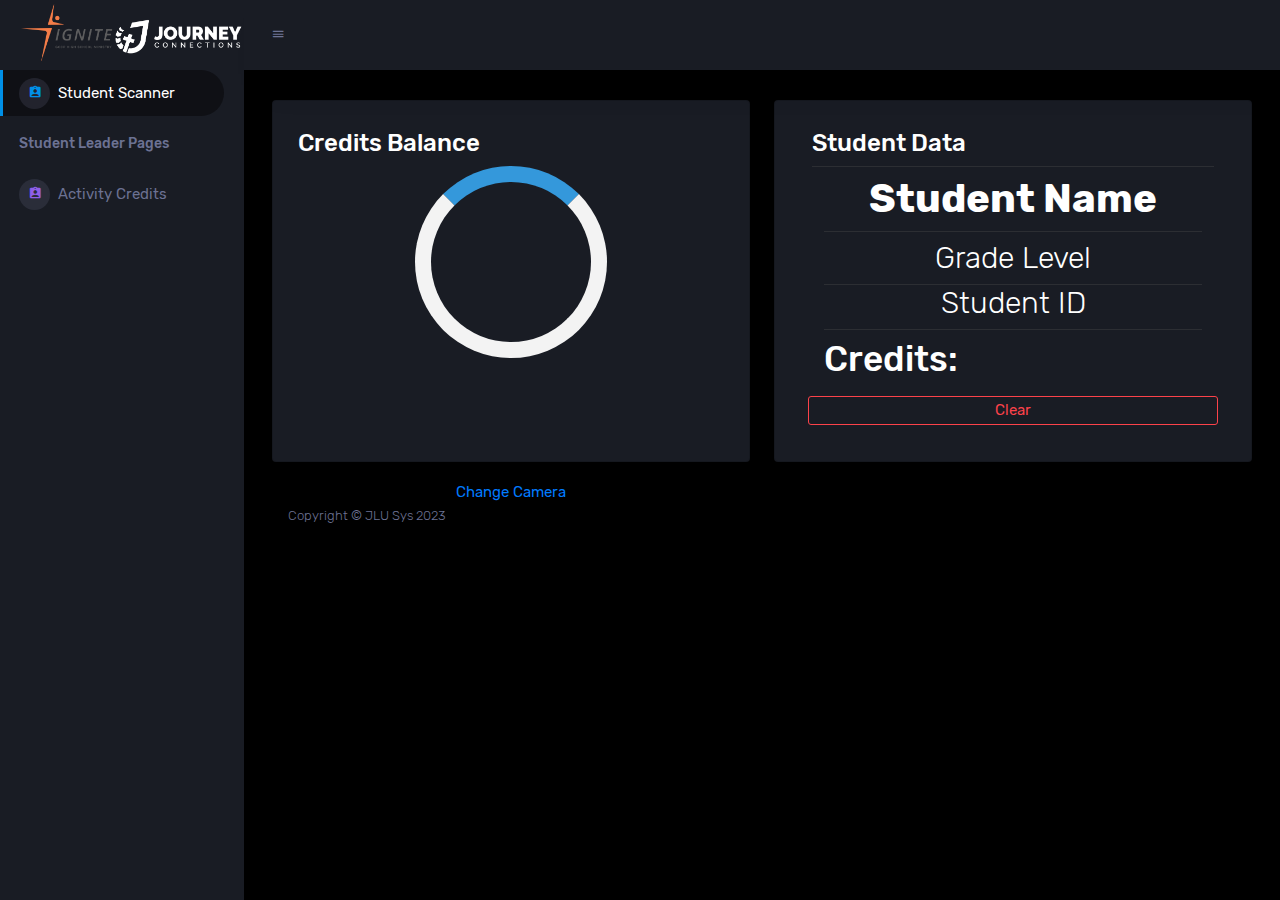
<file: index.html>
<!DOCTYPE html>
<html lang="en">

<head>
    <!-- Required meta tags -->
    <meta charset="utf-8">
    <meta name="viewport" content="width=device-width, initial-scale=1, shrink-to-fit=no">
    <title>GCCP SM Credits</title>
    <!-- plugins:css -->
    <link rel="stylesheet" href="assets/vendors/mdi/css/materialdesignicons.min.css">
    <link rel="stylesheet" href="assets/vendors/css/vendor.bundle.base.css">
    <!-- endinject -->
    <!-- Plugin css for this page -->
    <link rel="stylesheet" href="assets/vendors/jvectormap/jquery-jvectormap.css">
    <link rel="stylesheet" href="assets/vendors/flag-icon-css/css/flag-icon.min.css">
    <link rel="stylesheet" href="assets/vendors/owl-carousel-2/owl.carousel.min.css">
    <link rel="stylesheet" href="assets/vendors/owl-carousel-2/owl.theme.default.min.css">
    <!-- End plugin css for this page -->
    <!-- inject:css -->
    <!-- endinject -->
    <!-- Layout styles -->
    <link rel="stylesheet" href="assets/css/style.css">
    <link rel="stylesheet" href="assets/css/Scanner.css">
    <!-- End layout styles -->
    <link rel="shortcut icon" href="assets/images/favicon.png" />
</head>

<body>
    <div class="container-scroller">
        <!-- partial:partials/_sidebar.html -->
        <nav class="sidebar sidebar-offcanvas" id="sidebar">
            <div class="sidebar-brand-wrapper d-none d-lg-flex align-items-center justify-content-center fixed-top">
                <a class="sidebar-brand brand-logo" href="index.html"><img class='h-100 w-auto' src="assets/images/Logowithtext.png" alt="logo" /></a>
                <a class="sidebar-brand brand-logo-mini" href="index.html"><img src="assets/images/Logo.png" alt="logo" class="w-auto h-100" /></a>
            </div>
            <ul class="nav">
                <li class="nav-item menu-items active">
                    <a class="nav-link" href="/index.html">
                        <span class="menu-icon">
              <i class="mdi mdi-clipboard-account"></i>
            </span>
                        <span class="menu-title">Student Scanner</span>
                    </a>
                </li>
                <li class="nav-item nav-category">
                    <span class="nav-link">Student Leader Pages</span>
                </li>
                <li class="nav-item menu-items">
                    <a class="nav-link" href="Scanner.html">
                        <span class="menu-icon">
              <i class="mdi mdi-clipboard-account"></i>
            </span>
                        <span class="menu-title">Activity Credits</span>
                    </a>
                </li>
            </ul>
        </nav>
        <!-- partial -->
        <div class="container-fluid page-body-wrapper">
            <!-- partial:partials/_navbar.html -->
            <nav class="navbar p-0 fixed-top d-flex flex-row">
                <div class="navbar-brand-wrapper d-flex d-lg-none align-items-center justify-content-center">
                    <a class="navbar-brand brand-logo-mini " href="index.html"><img class='h-100 w-100' src="assets/images/Logo.png" alt="logo" /></a>
                </div>
                <div class="navbar-menu-wrapper flex-grow d-flex align-items-stretch menu-slider">
                    <button class="navbar-toggler navbar-toggler align-self-center" type="button" data-toggle="minimize">
                        <span class="mdi mdi-menu"></span>
                    </button>
                    <button class="navbar-toggler navbar-toggler-right d-lg-none align-self-center" type="button" data-toggle="offcanvas">
                        <span class="mdi mdi-format-line-spacing"></span>
                    </button>
                </div>
            </nav>
            <!-- partial -->
            <div class="main-panel">
                <div class="content-wrapper">
                    <div class="row">
                        <div class="col-md-6 grid-margin stretch-card">
                            <div class="card">
                                <div class="card-body">
                                    <h3>Credits Balance</h3>
                                    <div class="h-100 justify-content-center align-items-center">
                                        <div id="reader" class="w-100 d-flex justify-content-between reader">
                                            <div class="mx-auto my-auto">
                                                <div class="loader"></div>
                                            </div>
                                        </div>
                                    </div>
                                    <div class="w-100 d-flex justify-content-between reader">
                                        <div class="mx-auto my-auto pt-2">
                                            <button type="button" id="ChangeCamera" class="btn btn-link btn-fw">Change Camera</button>
                                        </div>
                                    </div>
                                </div>
                            </div>
                        </div>
                        <div class="col-md-6 grid-margin stretch-card">
                            <div class="card">
                                <div class="card-body">
                                    <div class="container">
                                        <h3>Student Data</h3>
                                        <h1 class="display-3 border-top pt-2 text-center font-weight-bold" id="StudentName">Student Name</h1>
                                        <div class="container position-relative loading-container">
                                            <div class="centered-loader" id="DataLoadingElement">
                                                <div class="w-100 h-100 d-flex justify-content-between grey-background">
                                                    <div class="mx-auto my-auto">
                                                        <div class="loader"></div>
                                                    </div>
                                                </div>
                                            </div>
                                            <h1 class="display-4 border-top pt-2 text-center" id="GradeLevel">Grade Level</h1>
                                            <h1 class="display-4 border-top text-center" id="StudentID">Student ID</h1>
                                            <h1 class="border-top pt-2" id="Points">Credits: </h1>
                                        </div>

                                        <div class="row">
                                            <button type="button" class="btn btn-outline-danger btn-block m-2" id="clear">Clear</button>
                                        </div>
                                    </div>
                                </div>
                            </div>
                        </div>

                    </div>

                    <!-- content-wrapper ends -->
                    <!-- partial:partials/_footer.html -->
                    <footer class="footer">
                        <div class="d-sm-flex justify-content-center justify-content-sm-between">
                            <span class="text-muted d-block text-center text-sm-left d-sm-inline-block">Copyright © JLU Sys
                2023</span>

                        </div>
                    </footer>
                    <!-- partial -->
                </div>
                <!-- main-panel ends -->
            </div>
            <!-- page-body-wrapper ends -->
        </div>
        <!-- container-scroller -->
        <!-- plugins:js -->
        <script src="assets/vendors/js/vendor.bundle.base.js"></script>
        <!-- endinject -->
        <!-- Plugin js for this page -->
        <script src="assets/vendors/chart.js/Chart.min.js"></script>
        <script src="assets/vendors/progressbar.js/progressbar.min.js"></script>
        <script src="assets/vendors/jvectormap/jquery-jvectormap.min.js"></script>
        <script src="assets/vendors/jvectormap/jquery-jvectormap-world-mill-en.js"></script>
        <script src="assets/vendors/owl-carousel-2/owl.carousel.min.js"></script>
        <!-- End plugin js for this page -->
        <!-- inject:js -->
        <script src="assets/js/off-canvas.js"></script>
        <script src="assets/js/hoverable-collapse.js"></script>
        <script src="assets/js/misc.js"></script>
        <script src="assets/js/settings.js"></script>
        <script src="assets/js/todolist.js"></script>
        <!-- endinject -->
        <!-- Custom js for this page -->
        <script src="assets/js/dashboard.js"></script>
        <!-- End custom js for this page -->


    </div>
    <script src="html5-qrcode.min.js" type="text/javascript"></script>
    <script src="index.js"></script>
</body>

</html>
</file>
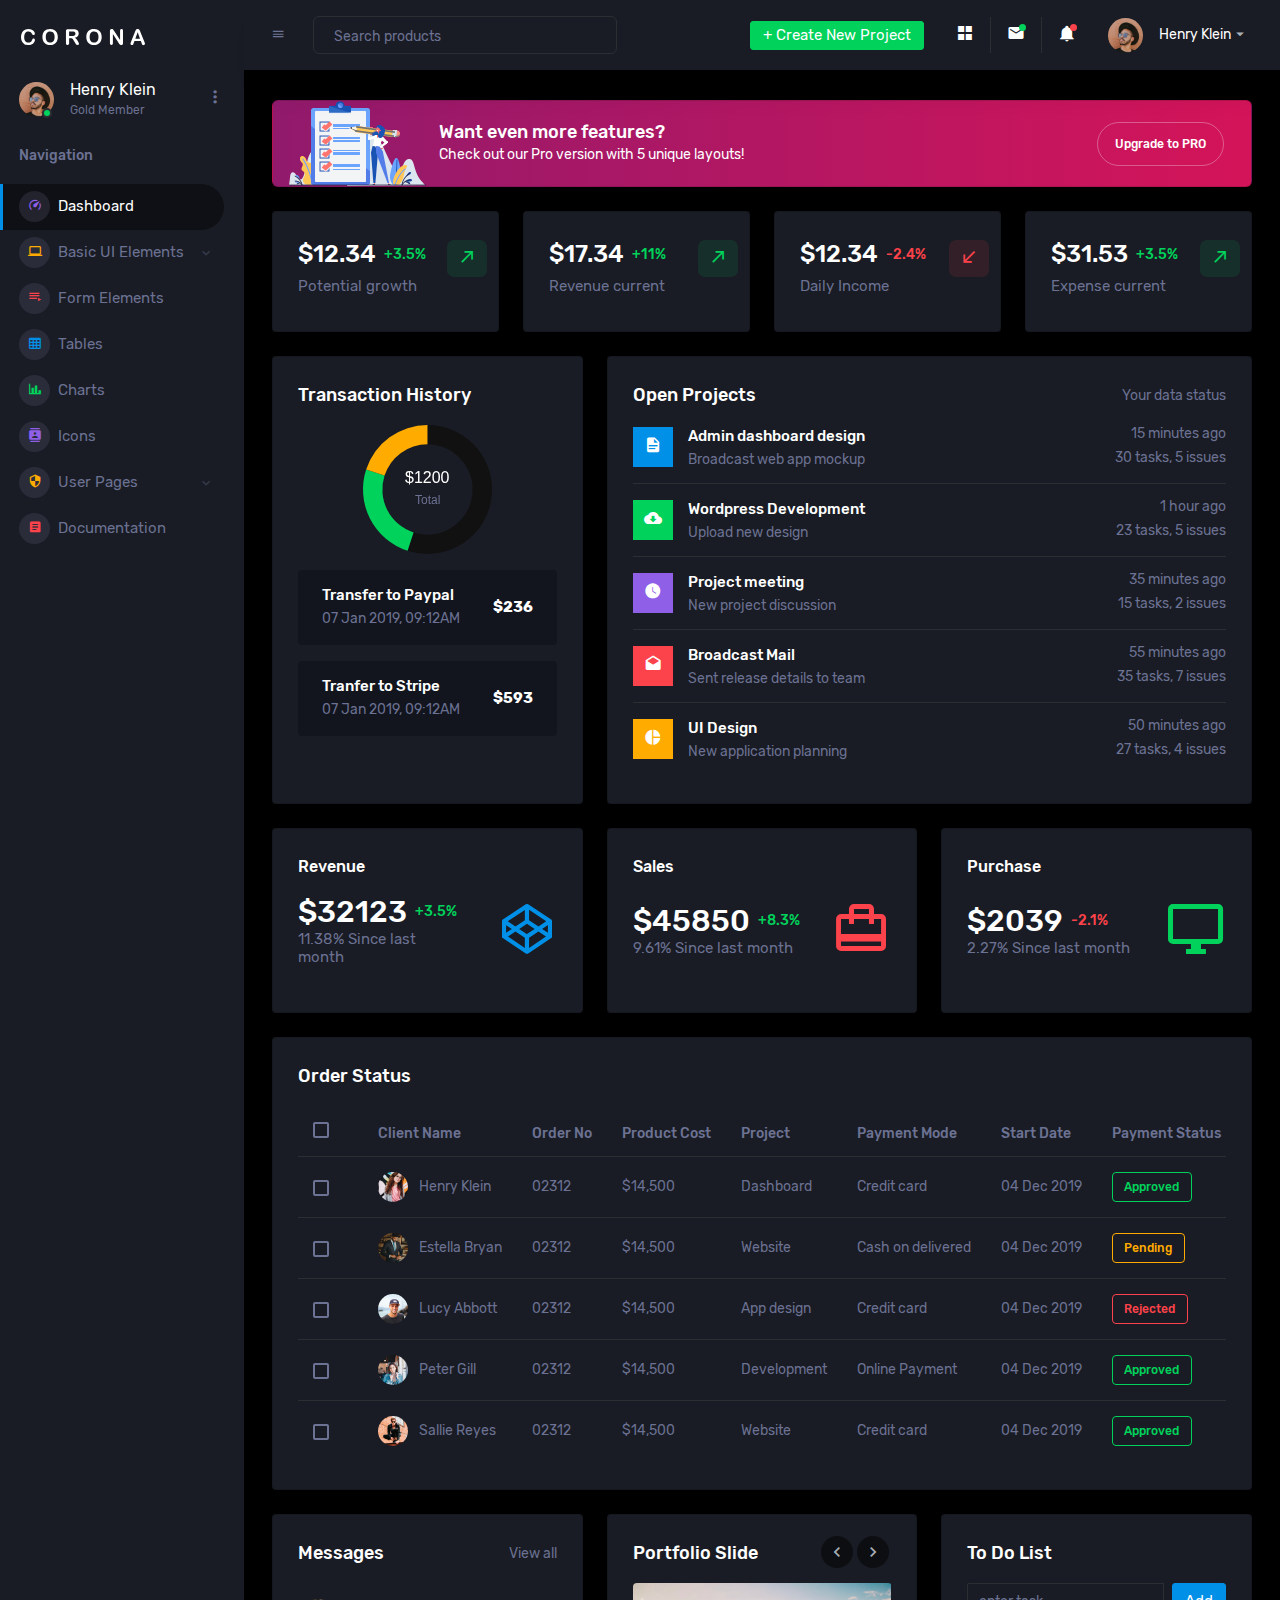
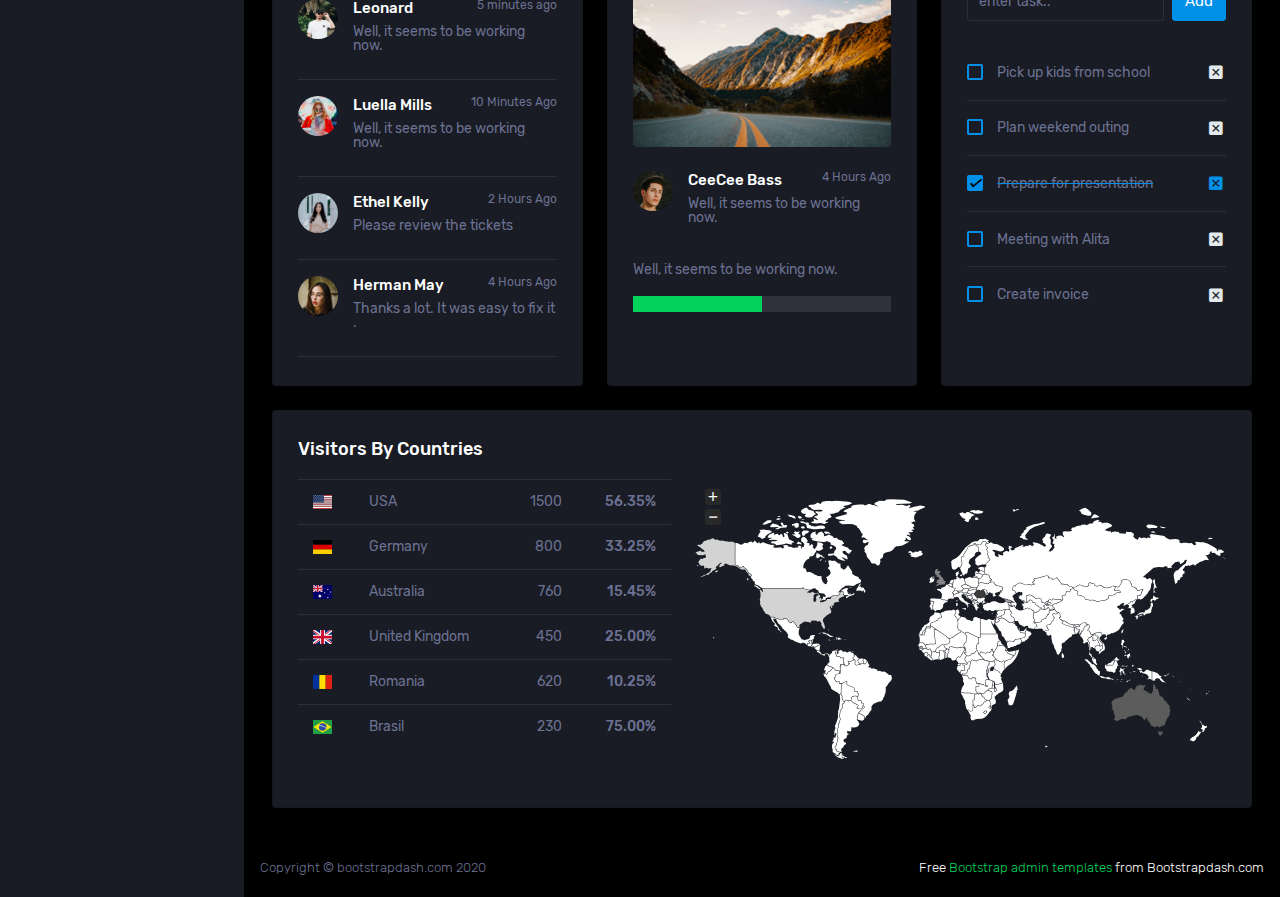
<file: App/index.html>
<!DOCTYPE html>
<html lang="en">
  <head>
    <!-- Required meta tags -->
    <meta charset="utf-8">
    <meta name="viewport" content="width=device-width, initial-scale=1, shrink-to-fit=no">
    <title>Corona Admin</title>
    <!-- plugins:css -->
    <link rel="stylesheet" href="assets/vendors/mdi/css/materialdesignicons.min.css">
    <link rel="stylesheet" href="assets/vendors/css/vendor.bundle.base.css">
    <!-- endinject -->
    <!-- Plugin css for this page -->
    <link rel="stylesheet" href="assets/vendors/jvectormap/jquery-jvectormap.css">
    <link rel="stylesheet" href="assets/vendors/flag-icon-css/css/flag-icon.min.css">
    <link rel="stylesheet" href="assets/vendors/owl-carousel-2/owl.carousel.min.css">
    <link rel="stylesheet" href="assets/vendors/owl-carousel-2/owl.theme.default.min.css">
    <!-- End plugin css for this page -->
    <!-- inject:css -->
    <!-- endinject -->
    <!-- Layout styles -->
    <link rel="stylesheet" href="assets/css/style.css">
    <!-- End layout styles -->
    <link rel="shortcut icon" href="assets/images/favicon.png" />
  </head>
  <body>
    <div class="container-scroller">
      <!-- partial:partials/_sidebar.html -->
      <nav class="sidebar sidebar-offcanvas" id="sidebar">
        <div class="sidebar-brand-wrapper d-none d-lg-flex align-items-center justify-content-center fixed-top">
          <a class="sidebar-brand brand-logo" href="index.html"><img src="assets/images/logo.svg" alt="logo" /></a>
          <a class="sidebar-brand brand-logo-mini" href="index.html"><img src="assets/images/logo-mini.svg" alt="logo" /></a>
        </div>
        <ul class="nav">
          <li class="nav-item profile">
            <div class="profile-desc">
              <div class="profile-pic">
                <div class="count-indicator">
                  <img class="img-xs rounded-circle " src="assets/images/faces/face15.jpg" alt="">
                  <span class="count bg-success"></span>
                </div>
                <div class="profile-name">
                  <h5 class="mb-0 font-weight-normal">Henry Klein</h5>
                  <span>Gold Member</span>
                </div>
              </div>
              <a href="#" id="profile-dropdown" data-toggle="dropdown"><i class="mdi mdi-dots-vertical"></i></a>
              <div class="dropdown-menu dropdown-menu-right sidebar-dropdown preview-list" aria-labelledby="profile-dropdown">
                <a href="#" class="dropdown-item preview-item">
                  <div class="preview-thumbnail">
                    <div class="preview-icon bg-dark rounded-circle">
                      <i class="mdi mdi-settings text-primary"></i>
                    </div>
                  </div>
                  <div class="preview-item-content">
                    <p class="preview-subject ellipsis mb-1 text-small">Account settings</p>
                  </div>
                </a>
                <div class="dropdown-divider"></div>
                <a href="#" class="dropdown-item preview-item">
                  <div class="preview-thumbnail">
                    <div class="preview-icon bg-dark rounded-circle">
                      <i class="mdi mdi-onepassword  text-info"></i>
                    </div>
                  </div>
                  <div class="preview-item-content">
                    <p class="preview-subject ellipsis mb-1 text-small">Change Password</p>
                  </div>
                </a>
                <div class="dropdown-divider"></div>
                <a href="#" class="dropdown-item preview-item">
                  <div class="preview-thumbnail">
                    <div class="preview-icon bg-dark rounded-circle">
                      <i class="mdi mdi-calendar-today text-success"></i>
                    </div>
                  </div>
                  <div class="preview-item-content">
                    <p class="preview-subject ellipsis mb-1 text-small">To-do list</p>
                  </div>
                </a>
              </div>
            </div>
          </li>
          <li class="nav-item nav-category">
            <span class="nav-link">Navigation</span>
          </li>
          <li class="nav-item menu-items">
            <a class="nav-link" href="index.html">
              <span class="menu-icon">
                <i class="mdi mdi-speedometer"></i>
              </span>
              <span class="menu-title">Dashboard</span>
            </a>
          </li>
          <li class="nav-item menu-items">
            <a class="nav-link" data-toggle="collapse" href="#ui-basic" aria-expanded="false" aria-controls="ui-basic">
              <span class="menu-icon">
                <i class="mdi mdi-laptop"></i>
              </span>
              <span class="menu-title">Basic UI Elements</span>
              <i class="menu-arrow"></i>
            </a>
            <div class="collapse" id="ui-basic">
              <ul class="nav flex-column sub-menu">
                <li class="nav-item"> <a class="nav-link" href="pages/ui-features/buttons.html">Buttons</a></li>
                <li class="nav-item"> <a class="nav-link" href="pages/ui-features/dropdowns.html">Dropdowns</a></li>
                <li class="nav-item"> <a class="nav-link" href="pages/ui-features/typography.html">Typography</a></li>
              </ul>
            </div>
          </li>
          <li class="nav-item menu-items">
            <a class="nav-link" href="pages/forms/basic_elements.html">
              <span class="menu-icon">
                <i class="mdi mdi-playlist-play"></i>
              </span>
              <span class="menu-title">Form Elements</span>
            </a>
          </li>
          <li class="nav-item menu-items">
            <a class="nav-link" href="pages/tables/basic-table.html">
              <span class="menu-icon">
                <i class="mdi mdi-table-large"></i>
              </span>
              <span class="menu-title">Tables</span>
            </a>
          </li>
          <li class="nav-item menu-items">
            <a class="nav-link" href="pages/charts/chartjs.html">
              <span class="menu-icon">
                <i class="mdi mdi-chart-bar"></i>
              </span>
              <span class="menu-title">Charts</span>
            </a>
          </li>
          <li class="nav-item menu-items">
            <a class="nav-link" href="pages/icons/mdi.html">
              <span class="menu-icon">
                <i class="mdi mdi-contacts"></i>
              </span>
              <span class="menu-title">Icons</span>
            </a>
          </li>
          <li class="nav-item menu-items">
            <a class="nav-link" data-toggle="collapse" href="#auth" aria-expanded="false" aria-controls="auth">
              <span class="menu-icon">
                <i class="mdi mdi-security"></i>
              </span>
              <span class="menu-title">User Pages</span>
              <i class="menu-arrow"></i>
            </a>
            <div class="collapse" id="auth">
              <ul class="nav flex-column sub-menu">
                <li class="nav-item"> <a class="nav-link" href="pages/samples/blank-page.html"> Blank Page </a></li>
                <li class="nav-item"> <a class="nav-link" href="pages/samples/error-404.html"> 404 </a></li>
                <li class="nav-item"> <a class="nav-link" href="pages/samples/error-500.html"> 500 </a></li>
                <li class="nav-item"> <a class="nav-link" href="pages/samples/login.html"> Login </a></li>
                <li class="nav-item"> <a class="nav-link" href="pages/samples/register.html"> Register </a></li>
              </ul>
            </div>
          </li>
          <li class="nav-item menu-items">
            <a class="nav-link" href="http://www.bootstrapdash.com/demo/corona-free/jquery/documentation/documentation.html">
              <span class="menu-icon">
                <i class="mdi mdi-file-document-box"></i>
              </span>
              <span class="menu-title">Documentation</span>
            </a>
          </li>
        </ul>
      </nav>
      <!-- partial -->
      <div class="container-fluid page-body-wrapper">
        <!-- partial:partials/_navbar.html -->
        <nav class="navbar p-0 fixed-top d-flex flex-row">
          <div class="navbar-brand-wrapper d-flex d-lg-none align-items-center justify-content-center">
            <a class="navbar-brand brand-logo-mini" href="index.html"><img src="assets/images/logo-mini.svg" alt="logo" /></a>
          </div>
          <div class="navbar-menu-wrapper flex-grow d-flex align-items-stretch">
            <button class="navbar-toggler navbar-toggler align-self-center" type="button" data-toggle="minimize">
              <span class="mdi mdi-menu"></span>
            </button>
            <ul class="navbar-nav w-100">
              <li class="nav-item w-100">
                <form class="nav-link mt-2 mt-md-0 d-none d-lg-flex search">
                  <input type="text" class="form-control" placeholder="Search products">
                </form>
              </li>
            </ul>
            <ul class="navbar-nav navbar-nav-right">
              <li class="nav-item dropdown d-none d-lg-block">
                <a class="nav-link btn btn-success create-new-button" id="createbuttonDropdown" data-toggle="dropdown" aria-expanded="false" href="#">+ Create New Project</a>
                <div class="dropdown-menu dropdown-menu-right navbar-dropdown preview-list" aria-labelledby="createbuttonDropdown">
                  <h6 class="p-3 mb-0">Projects</h6>
                  <div class="dropdown-divider"></div>
                  <a class="dropdown-item preview-item">
                    <div class="preview-thumbnail">
                      <div class="preview-icon bg-dark rounded-circle">
                        <i class="mdi mdi-file-outline text-primary"></i>
                      </div>
                    </div>
                    <div class="preview-item-content">
                      <p class="preview-subject ellipsis mb-1">Software Development</p>
                    </div>
                  </a>
                  <div class="dropdown-divider"></div>
                  <a class="dropdown-item preview-item">
                    <div class="preview-thumbnail">
                      <div class="preview-icon bg-dark rounded-circle">
                        <i class="mdi mdi-web text-info"></i>
                      </div>
                    </div>
                    <div class="preview-item-content">
                      <p class="preview-subject ellipsis mb-1">UI Development</p>
                    </div>
                  </a>
                  <div class="dropdown-divider"></div>
                  <a class="dropdown-item preview-item">
                    <div class="preview-thumbnail">
                      <div class="preview-icon bg-dark rounded-circle">
                        <i class="mdi mdi-layers text-danger"></i>
                      </div>
                    </div>
                    <div class="preview-item-content">
                      <p class="preview-subject ellipsis mb-1">Software Testing</p>
                    </div>
                  </a>
                  <div class="dropdown-divider"></div>
                  <p class="p-3 mb-0 text-center">See all projects</p>
                </div>
              </li>
              <li class="nav-item nav-settings d-none d-lg-block">
                <a class="nav-link" href="#">
                  <i class="mdi mdi-view-grid"></i>
                </a>
              </li>
              <li class="nav-item dropdown border-left">
                <a class="nav-link count-indicator dropdown-toggle" id="messageDropdown" href="#" data-toggle="dropdown" aria-expanded="false">
                  <i class="mdi mdi-email"></i>
                  <span class="count bg-success"></span>
                </a>
                <div class="dropdown-menu dropdown-menu-right navbar-dropdown preview-list" aria-labelledby="messageDropdown">
                  <h6 class="p-3 mb-0">Messages</h6>
                  <div class="dropdown-divider"></div>
                  <a class="dropdown-item preview-item">
                    <div class="preview-thumbnail">
                      <img src="assets/images/faces/face4.jpg" alt="image" class="rounded-circle profile-pic">
                    </div>
                    <div class="preview-item-content">
                      <p class="preview-subject ellipsis mb-1">Mark send you a message</p>
                      <p class="text-muted mb-0"> 1 Minutes ago </p>
                    </div>
                  </a>
                  <div class="dropdown-divider"></div>
                  <a class="dropdown-item preview-item">
                    <div class="preview-thumbnail">
                      <img src="assets/images/faces/face2.jpg" alt="image" class="rounded-circle profile-pic">
                    </div>
                    <div class="preview-item-content">
                      <p class="preview-subject ellipsis mb-1">Cregh send you a message</p>
                      <p class="text-muted mb-0"> 15 Minutes ago </p>
                    </div>
                  </a>
                  <div class="dropdown-divider"></div>
                  <a class="dropdown-item preview-item">
                    <div class="preview-thumbnail">
                      <img src="assets/images/faces/face3.jpg" alt="image" class="rounded-circle profile-pic">
                    </div>
                    <div class="preview-item-content">
                      <p class="preview-subject ellipsis mb-1">Profile picture updated</p>
                      <p class="text-muted mb-0"> 18 Minutes ago </p>
                    </div>
                  </a>
                  <div class="dropdown-divider"></div>
                  <p class="p-3 mb-0 text-center">4 new messages</p>
                </div>
              </li>
              <li class="nav-item dropdown border-left">
                <a class="nav-link count-indicator dropdown-toggle" id="notificationDropdown" href="#" data-toggle="dropdown">
                  <i class="mdi mdi-bell"></i>
                  <span class="count bg-danger"></span>
                </a>
                <div class="dropdown-menu dropdown-menu-right navbar-dropdown preview-list" aria-labelledby="notificationDropdown">
                  <h6 class="p-3 mb-0">Notifications</h6>
                  <div class="dropdown-divider"></div>
                  <a class="dropdown-item preview-item">
                    <div class="preview-thumbnail">
                      <div class="preview-icon bg-dark rounded-circle">
                        <i class="mdi mdi-calendar text-success"></i>
                      </div>
                    </div>
                    <div class="preview-item-content">
                      <p class="preview-subject mb-1">Event today</p>
                      <p class="text-muted ellipsis mb-0"> Just a reminder that you have an event today </p>
                    </div>
                  </a>
                  <div class="dropdown-divider"></div>
                  <a class="dropdown-item preview-item">
                    <div class="preview-thumbnail">
                      <div class="preview-icon bg-dark rounded-circle">
                        <i class="mdi mdi-settings text-danger"></i>
                      </div>
                    </div>
                    <div class="preview-item-content">
                      <p class="preview-subject mb-1">Settings</p>
                      <p class="text-muted ellipsis mb-0"> Update dashboard </p>
                    </div>
                  </a>
                  <div class="dropdown-divider"></div>
                  <a class="dropdown-item preview-item">
                    <div class="preview-thumbnail">
                      <div class="preview-icon bg-dark rounded-circle">
                        <i class="mdi mdi-link-variant text-warning"></i>
                      </div>
                    </div>
                    <div class="preview-item-content">
                      <p class="preview-subject mb-1">Launch Admin</p>
                      <p class="text-muted ellipsis mb-0"> New admin wow! </p>
                    </div>
                  </a>
                  <div class="dropdown-divider"></div>
                  <p class="p-3 mb-0 text-center">See all notifications</p>
                </div>
              </li>
              <li class="nav-item dropdown">
                <a class="nav-link" id="profileDropdown" href="#" data-toggle="dropdown">
                  <div class="navbar-profile">
                    <img class="img-xs rounded-circle" src="assets/images/faces/face15.jpg" alt="">
                    <p class="mb-0 d-none d-sm-block navbar-profile-name">Henry Klein</p>
                    <i class="mdi mdi-menu-down d-none d-sm-block"></i>
                  </div>
                </a>
                <div class="dropdown-menu dropdown-menu-right navbar-dropdown preview-list" aria-labelledby="profileDropdown">
                  <h6 class="p-3 mb-0">Profile</h6>
                  <div class="dropdown-divider"></div>
                  <a class="dropdown-item preview-item">
                    <div class="preview-thumbnail">
                      <div class="preview-icon bg-dark rounded-circle">
                        <i class="mdi mdi-settings text-success"></i>
                      </div>
                    </div>
                    <div class="preview-item-content">
                      <p class="preview-subject mb-1">Settings</p>
                    </div>
                  </a>
                  <div class="dropdown-divider"></div>
                  <a class="dropdown-item preview-item">
                    <div class="preview-thumbnail">
                      <div class="preview-icon bg-dark rounded-circle">
                        <i class="mdi mdi-logout text-danger"></i>
                      </div>
                    </div>
                    <div class="preview-item-content">
                      <p class="preview-subject mb-1">Log out</p>
                    </div>
                  </a>
                  <div class="dropdown-divider"></div>
                  <p class="p-3 mb-0 text-center">Advanced settings</p>
                </div>
              </li>
            </ul>
            <button class="navbar-toggler navbar-toggler-right d-lg-none align-self-center" type="button" data-toggle="offcanvas">
              <span class="mdi mdi-format-line-spacing"></span>
            </button>
          </div>
        </nav>
        <!-- partial -->
        <div class="main-panel">
          <div class="content-wrapper">
            <div class="row">
              <div class="col-12 grid-margin stretch-card">
                <div class="card corona-gradient-card">
                  <div class="card-body py-0 px-0 px-sm-3">
                    <div class="row align-items-center">
                      <div class="col-4 col-sm-3 col-xl-2">
                        <img src="assets/images/dashboard/Group126@2x.png" class="gradient-corona-img img-fluid" alt="">
                      </div>
                      <div class="col-5 col-sm-7 col-xl-8 p-0">
                        <h4 class="mb-1 mb-sm-0">Want even more features?</h4>
                        <p class="mb-0 font-weight-normal d-none d-sm-block">Check out our Pro version with 5 unique layouts!</p>
                      </div>
                      <div class="col-3 col-sm-2 col-xl-2 pl-0 text-center">
                        <span>
                          <a href="https://www.bootstrapdash.com/product/corona-admin-template/" target="_blank" class="btn btn-outline-light btn-rounded get-started-btn">Upgrade to PRO</a>
                        </span>
                      </div>
                    </div>
                  </div>
                </div>
              </div>
            </div>
            <div class="row">
              <div class="col-xl-3 col-sm-6 grid-margin stretch-card">
                <div class="card">
                  <div class="card-body">
                    <div class="row">
                      <div class="col-9">
                        <div class="d-flex align-items-center align-self-start">
                          <h3 class="mb-0">$12.34</h3>
                          <p class="text-success ml-2 mb-0 font-weight-medium">+3.5%</p>
                        </div>
                      </div>
                      <div class="col-3">
                        <div class="icon icon-box-success ">
                          <span class="mdi mdi-arrow-top-right icon-item"></span>
                        </div>
                      </div>
                    </div>
                    <h6 class="text-muted font-weight-normal">Potential growth</h6>
                  </div>
                </div>
              </div>
              <div class="col-xl-3 col-sm-6 grid-margin stretch-card">
                <div class="card">
                  <div class="card-body">
                    <div class="row">
                      <div class="col-9">
                        <div class="d-flex align-items-center align-self-start">
                          <h3 class="mb-0">$17.34</h3>
                          <p class="text-success ml-2 mb-0 font-weight-medium">+11%</p>
                        </div>
                      </div>
                      <div class="col-3">
                        <div class="icon icon-box-success">
                          <span class="mdi mdi-arrow-top-right icon-item"></span>
                        </div>
                      </div>
                    </div>
                    <h6 class="text-muted font-weight-normal">Revenue current</h6>
                  </div>
                </div>
              </div>
              <div class="col-xl-3 col-sm-6 grid-margin stretch-card">
                <div class="card">
                  <div class="card-body">
                    <div class="row">
                      <div class="col-9">
                        <div class="d-flex align-items-center align-self-start">
                          <h3 class="mb-0">$12.34</h3>
                          <p class="text-danger ml-2 mb-0 font-weight-medium">-2.4%</p>
                        </div>
                      </div>
                      <div class="col-3">
                        <div class="icon icon-box-danger">
                          <span class="mdi mdi-arrow-bottom-left icon-item"></span>
                        </div>
                      </div>
                    </div>
                    <h6 class="text-muted font-weight-normal">Daily Income</h6>
                  </div>
                </div>
              </div>
              <div class="col-xl-3 col-sm-6 grid-margin stretch-card">
                <div class="card">
                  <div class="card-body">
                    <div class="row">
                      <div class="col-9">
                        <div class="d-flex align-items-center align-self-start">
                          <h3 class="mb-0">$31.53</h3>
                          <p class="text-success ml-2 mb-0 font-weight-medium">+3.5%</p>
                        </div>
                      </div>
                      <div class="col-3">
                        <div class="icon icon-box-success ">
                          <span class="mdi mdi-arrow-top-right icon-item"></span>
                        </div>
                      </div>
                    </div>
                    <h6 class="text-muted font-weight-normal">Expense current</h6>
                  </div>
                </div>
              </div>
            </div>
            <div class="row">
              <div class="col-md-4 grid-margin stretch-card">
                <div class="card">
                  <div class="card-body">
                    <h4 class="card-title">Transaction History</h4>
                    <canvas id="transaction-history" class="transaction-chart"></canvas>
                    <div class="bg-gray-dark d-flex d-md-block d-xl-flex flex-row py-3 px-4 px-md-3 px-xl-4 rounded mt-3">
                      <div class="text-md-center text-xl-left">
                        <h6 class="mb-1">Transfer to Paypal</h6>
                        <p class="text-muted mb-0">07 Jan 2019, 09:12AM</p>
                      </div>
                      <div class="align-self-center flex-grow text-right text-md-center text-xl-right py-md-2 py-xl-0">
                        <h6 class="font-weight-bold mb-0">$236</h6>
                      </div>
                    </div>
                    <div class="bg-gray-dark d-flex d-md-block d-xl-flex flex-row py-3 px-4 px-md-3 px-xl-4 rounded mt-3">
                      <div class="text-md-center text-xl-left">
                        <h6 class="mb-1">Tranfer to Stripe</h6>
                        <p class="text-muted mb-0">07 Jan 2019, 09:12AM</p>
                      </div>
                      <div class="align-self-center flex-grow text-right text-md-center text-xl-right py-md-2 py-xl-0">
                        <h6 class="font-weight-bold mb-0">$593</h6>
                      </div>
                    </div>
                  </div>
                </div>
              </div>
              <div class="col-md-8 grid-margin stretch-card">
                <div class="card">
                  <div class="card-body">
                    <div class="d-flex flex-row justify-content-between">
                      <h4 class="card-title mb-1">Open Projects</h4>
                      <p class="text-muted mb-1">Your data status</p>
                    </div>
                    <div class="row">
                      <div class="col-12">
                        <div class="preview-list">
                          <div class="preview-item border-bottom">
                            <div class="preview-thumbnail">
                              <div class="preview-icon bg-primary">
                                <i class="mdi mdi-file-document"></i>
                              </div>
                            </div>
                            <div class="preview-item-content d-sm-flex flex-grow">
                              <div class="flex-grow">
                                <h6 class="preview-subject">Admin dashboard design</h6>
                                <p class="text-muted mb-0">Broadcast web app mockup</p>
                              </div>
                              <div class="mr-auto text-sm-right pt-2 pt-sm-0">
                                <p class="text-muted">15 minutes ago</p>
                                <p class="text-muted mb-0">30 tasks, 5 issues </p>
                              </div>
                            </div>
                          </div>
                          <div class="preview-item border-bottom">
                            <div class="preview-thumbnail">
                              <div class="preview-icon bg-success">
                                <i class="mdi mdi-cloud-download"></i>
                              </div>
                            </div>
                            <div class="preview-item-content d-sm-flex flex-grow">
                              <div class="flex-grow">
                                <h6 class="preview-subject">Wordpress Development</h6>
                                <p class="text-muted mb-0">Upload new design</p>
                              </div>
                              <div class="mr-auto text-sm-right pt-2 pt-sm-0">
                                <p class="text-muted">1 hour ago</p>
                                <p class="text-muted mb-0">23 tasks, 5 issues </p>
                              </div>
                            </div>
                          </div>
                          <div class="preview-item border-bottom">
                            <div class="preview-thumbnail">
                              <div class="preview-icon bg-info">
                                <i class="mdi mdi-clock"></i>
                              </div>
                            </div>
                            <div class="preview-item-content d-sm-flex flex-grow">
                              <div class="flex-grow">
                                <h6 class="preview-subject">Project meeting</h6>
                                <p class="text-muted mb-0">New project discussion</p>
                              </div>
                              <div class="mr-auto text-sm-right pt-2 pt-sm-0">
                                <p class="text-muted">35 minutes ago</p>
                                <p class="text-muted mb-0">15 tasks, 2 issues</p>
                              </div>
                            </div>
                          </div>
                          <div class="preview-item border-bottom">
                            <div class="preview-thumbnail">
                              <div class="preview-icon bg-danger">
                                <i class="mdi mdi-email-open"></i>
                              </div>
                            </div>
                            <div class="preview-item-content d-sm-flex flex-grow">
                              <div class="flex-grow">
                                <h6 class="preview-subject">Broadcast Mail</h6>
                                <p class="text-muted mb-0">Sent release details to team</p>
                              </div>
                              <div class="mr-auto text-sm-right pt-2 pt-sm-0">
                                <p class="text-muted">55 minutes ago</p>
                                <p class="text-muted mb-0">35 tasks, 7 issues </p>
                              </div>
                            </div>
                          </div>
                          <div class="preview-item">
                            <div class="preview-thumbnail">
                              <div class="preview-icon bg-warning">
                                <i class="mdi mdi-chart-pie"></i>
                              </div>
                            </div>
                            <div class="preview-item-content d-sm-flex flex-grow">
                              <div class="flex-grow">
                                <h6 class="preview-subject">UI Design</h6>
                                <p class="text-muted mb-0">New application planning</p>
                              </div>
                              <div class="mr-auto text-sm-right pt-2 pt-sm-0">
                                <p class="text-muted">50 minutes ago</p>
                                <p class="text-muted mb-0">27 tasks, 4 issues </p>
                              </div>
                            </div>
                          </div>
                        </div>
                      </div>
                    </div>
                  </div>
                </div>
              </div>
            </div>
            <div class="row">
              <div class="col-sm-4 grid-margin">
                <div class="card">
                  <div class="card-body">
                    <h5>Revenue</h5>
                    <div class="row">
                      <div class="col-8 col-sm-12 col-xl-8 my-auto">
                        <div class="d-flex d-sm-block d-md-flex align-items-center">
                          <h2 class="mb-0">$32123</h2>
                          <p class="text-success ml-2 mb-0 font-weight-medium">+3.5%</p>
                        </div>
                        <h6 class="text-muted font-weight-normal">11.38% Since last month</h6>
                      </div>
                      <div class="col-4 col-sm-12 col-xl-4 text-center text-xl-right">
                        <i class="icon-lg mdi mdi-codepen text-primary ml-auto"></i>
                      </div>
                    </div>
                  </div>
                </div>
              </div>
              <div class="col-sm-4 grid-margin">
                <div class="card">
                  <div class="card-body">
                    <h5>Sales</h5>
                    <div class="row">
                      <div class="col-8 col-sm-12 col-xl-8 my-auto">
                        <div class="d-flex d-sm-block d-md-flex align-items-center">
                          <h2 class="mb-0">$45850</h2>
                          <p class="text-success ml-2 mb-0 font-weight-medium">+8.3%</p>
                        </div>
                        <h6 class="text-muted font-weight-normal"> 9.61% Since last month</h6>
                      </div>
                      <div class="col-4 col-sm-12 col-xl-4 text-center text-xl-right">
                        <i class="icon-lg mdi mdi-wallet-travel text-danger ml-auto"></i>
                      </div>
                    </div>
                  </div>
                </div>
              </div>
              <div class="col-sm-4 grid-margin">
                <div class="card">
                  <div class="card-body">
                    <h5>Purchase</h5>
                    <div class="row">
                      <div class="col-8 col-sm-12 col-xl-8 my-auto">
                        <div class="d-flex d-sm-block d-md-flex align-items-center">
                          <h2 class="mb-0">$2039</h2>
                          <p class="text-danger ml-2 mb-0 font-weight-medium">-2.1% </p>
                        </div>
                        <h6 class="text-muted font-weight-normal">2.27% Since last month</h6>
                      </div>
                      <div class="col-4 col-sm-12 col-xl-4 text-center text-xl-right">
                        <i class="icon-lg mdi mdi-monitor text-success ml-auto"></i>
                      </div>
                    </div>
                  </div>
                </div>
              </div>
            </div>
            <div class="row ">
              <div class="col-12 grid-margin">
                <div class="card">
                  <div class="card-body">
                    <h4 class="card-title">Order Status</h4>
                    <div class="table-responsive">
                      <table class="table">
                        <thead>
                          <tr>
                            <th>
                              <div class="form-check form-check-muted m-0">
                                <label class="form-check-label">
                                  <input type="checkbox" class="form-check-input">
                                </label>
                              </div>
                            </th>
                            <th> Client Name </th>
                            <th> Order No </th>
                            <th> Product Cost </th>
                            <th> Project </th>
                            <th> Payment Mode </th>
                            <th> Start Date </th>
                            <th> Payment Status </th>
                          </tr>
                        </thead>
                        <tbody>
                          <tr>
                            <td>
                              <div class="form-check form-check-muted m-0">
                                <label class="form-check-label">
                                  <input type="checkbox" class="form-check-input">
                                </label>
                              </div>
                            </td>
                            <td>
                              <img src="assets/images/faces/face1.jpg" alt="image" />
                              <span class="pl-2">Henry Klein</span>
                            </td>
                            <td> 02312 </td>
                            <td> $14,500 </td>
                            <td> Dashboard </td>
                            <td> Credit card </td>
                            <td> 04 Dec 2019 </td>
                            <td>
                              <div class="badge badge-outline-success">Approved</div>
                            </td>
                          </tr>
                          <tr>
                            <td>
                              <div class="form-check form-check-muted m-0">
                                <label class="form-check-label">
                                  <input type="checkbox" class="form-check-input">
                                </label>
                              </div>
                            </td>
                            <td>
                              <img src="assets/images/faces/face2.jpg" alt="image" />
                              <span class="pl-2">Estella Bryan</span>
                            </td>
                            <td> 02312 </td>
                            <td> $14,500 </td>
                            <td> Website </td>
                            <td> Cash on delivered </td>
                            <td> 04 Dec 2019 </td>
                            <td>
                              <div class="badge badge-outline-warning">Pending</div>
                            </td>
                          </tr>
                          <tr>
                            <td>
                              <div class="form-check form-check-muted m-0">
                                <label class="form-check-label">
                                  <input type="checkbox" class="form-check-input">
                                </label>
                              </div>
                            </td>
                            <td>
                              <img src="assets/images/faces/face5.jpg" alt="image" />
                              <span class="pl-2">Lucy Abbott</span>
                            </td>
                            <td> 02312 </td>
                            <td> $14,500 </td>
                            <td> App design </td>
                            <td> Credit card </td>
                            <td> 04 Dec 2019 </td>
                            <td>
                              <div class="badge badge-outline-danger">Rejected</div>
                            </td>
                          </tr>
                          <tr>
                            <td>
                              <div class="form-check form-check-muted m-0">
                                <label class="form-check-label">
                                  <input type="checkbox" class="form-check-input">
                                </label>
                              </div>
                            </td>
                            <td>
                              <img src="assets/images/faces/face3.jpg" alt="image" />
                              <span class="pl-2">Peter Gill</span>
                            </td>
                            <td> 02312 </td>
                            <td> $14,500 </td>
                            <td> Development </td>
                            <td> Online Payment </td>
                            <td> 04 Dec 2019 </td>
                            <td>
                              <div class="badge badge-outline-success">Approved</div>
                            </td>
                          </tr>
                          <tr>
                            <td>
                              <div class="form-check form-check-muted m-0">
                                <label class="form-check-label">
                                  <input type="checkbox" class="form-check-input">
                                </label>
                              </div>
                            </td>
                            <td>
                              <img src="assets/images/faces/face4.jpg" alt="image" />
                              <span class="pl-2">Sallie Reyes</span>
                            </td>
                            <td> 02312 </td>
                            <td> $14,500 </td>
                            <td> Website </td>
                            <td> Credit card </td>
                            <td> 04 Dec 2019 </td>
                            <td>
                              <div class="badge badge-outline-success">Approved</div>
                            </td>
                          </tr>
                        </tbody>
                      </table>
                    </div>
                  </div>
                </div>
              </div>
            </div>
            <div class="row">
              <div class="col-md-6 col-xl-4 grid-margin stretch-card">
                <div class="card">
                  <div class="card-body">
                    <div class="d-flex flex-row justify-content-between">
                      <h4 class="card-title">Messages</h4>
                      <p class="text-muted mb-1 small">View all</p>
                    </div>
                    <div class="preview-list">
                      <div class="preview-item border-bottom">
                        <div class="preview-thumbnail">
                          <img src="assets/images/faces/face6.jpg" alt="image" class="rounded-circle" />
                        </div>
                        <div class="preview-item-content d-flex flex-grow">
                          <div class="flex-grow">
                            <div class="d-flex d-md-block d-xl-flex justify-content-between">
                              <h6 class="preview-subject">Leonard</h6>
                              <p class="text-muted text-small">5 minutes ago</p>
                            </div>
                            <p class="text-muted">Well, it seems to be working now.</p>
                          </div>
                        </div>
                      </div>
                      <div class="preview-item border-bottom">
                        <div class="preview-thumbnail">
                          <img src="assets/images/faces/face8.jpg" alt="image" class="rounded-circle" />
                        </div>
                        <div class="preview-item-content d-flex flex-grow">
                          <div class="flex-grow">
                            <div class="d-flex d-md-block d-xl-flex justify-content-between">
                              <h6 class="preview-subject">Luella Mills</h6>
                              <p class="text-muted text-small">10 Minutes Ago</p>
                            </div>
                            <p class="text-muted">Well, it seems to be working now.</p>
                          </div>
                        </div>
                      </div>
                      <div class="preview-item border-bottom">
                        <div class="preview-thumbnail">
                          <img src="assets/images/faces/face9.jpg" alt="image" class="rounded-circle" />
                        </div>
                        <div class="preview-item-content d-flex flex-grow">
                          <div class="flex-grow">
                            <div class="d-flex d-md-block d-xl-flex justify-content-between">
                              <h6 class="preview-subject">Ethel Kelly</h6>
                              <p class="text-muted text-small">2 Hours Ago</p>
                            </div>
                            <p class="text-muted">Please review the tickets</p>
                          </div>
                        </div>
                      </div>
                      <div class="preview-item border-bottom">
                        <div class="preview-thumbnail">
                          <img src="assets/images/faces/face11.jpg" alt="image" class="rounded-circle" />
                        </div>
                        <div class="preview-item-content d-flex flex-grow">
                          <div class="flex-grow">
                            <div class="d-flex d-md-block d-xl-flex justify-content-between">
                              <h6 class="preview-subject">Herman May</h6>
                              <p class="text-muted text-small">4 Hours Ago</p>
                            </div>
                            <p class="text-muted">Thanks a lot. It was easy to fix it .</p>
                          </div>
                        </div>
                      </div>
                    </div>
                  </div>
                </div>
              </div>
              <div class="col-md-6 col-xl-4 grid-margin stretch-card">
                <div class="card">
                  <div class="card-body">
                    <h4 class="card-title">Portfolio Slide</h4>
                    <div class="owl-carousel owl-theme full-width owl-carousel-dash portfolio-carousel" id="owl-carousel-basic">
                      <div class="item">
                        <img src="assets/images/dashboard/Rectangle.jpg" alt="">
                      </div>
                      <div class="item">
                        <img src="assets/images/dashboard/Img_5.jpg" alt="">
                      </div>
                      <div class="item">
                        <img src="assets/images/dashboard/img_6.jpg" alt="">
                      </div>
                    </div>
                    <div class="d-flex py-4">
                      <div class="preview-list w-100">
                        <div class="preview-item p-0">
                          <div class="preview-thumbnail">
                            <img src="assets/images/faces/face12.jpg" class="rounded-circle" alt="">
                          </div>
                          <div class="preview-item-content d-flex flex-grow">
                            <div class="flex-grow">
                              <div class="d-flex d-md-block d-xl-flex justify-content-between">
                                <h6 class="preview-subject">CeeCee Bass</h6>
                                <p class="text-muted text-small">4 Hours Ago</p>
                              </div>
                              <p class="text-muted">Well, it seems to be working now.</p>
                            </div>
                          </div>
                        </div>
                      </div>
                    </div>
                    <p class="text-muted">Well, it seems to be working now. </p>
                    <div class="progress progress-md portfolio-progress">
                      <div class="progress-bar bg-success" role="progressbar" style="width: 50%" aria-valuenow="25" aria-valuemin="0" aria-valuemax="100"></div>
                    </div>
                  </div>
                </div>
              </div>
              <div class="col-md-12 col-xl-4 grid-margin stretch-card">
                <div class="card">
                  <div class="card-body">
                    <h4 class="card-title">To do list</h4>
                    <div class="add-items d-flex">
                      <input type="text" class="form-control todo-list-input" placeholder="enter task..">
                      <button class="add btn btn-primary todo-list-add-btn">Add</button>
                    </div>
                    <div class="list-wrapper">
                      <ul class="d-flex flex-column-reverse text-white todo-list todo-list-custom">
                        <li>
                          <div class="form-check form-check-primary">
                            <label class="form-check-label">
                              <input class="checkbox" type="checkbox"> Create invoice </label>
                          </div>
                          <i class="remove mdi mdi-close-box"></i>
                        </li>
                        <li>
                          <div class="form-check form-check-primary">
                            <label class="form-check-label">
                              <input class="checkbox" type="checkbox"> Meeting with Alita </label>
                          </div>
                          <i class="remove mdi mdi-close-box"></i>
                        </li>
                        <li class="completed">
                          <div class="form-check form-check-primary">
                            <label class="form-check-label">
                              <input class="checkbox" type="checkbox" checked> Prepare for presentation </label>
                          </div>
                          <i class="remove mdi mdi-close-box"></i>
                        </li>
                        <li>
                          <div class="form-check form-check-primary">
                            <label class="form-check-label">
                              <input class="checkbox" type="checkbox"> Plan weekend outing </label>
                          </div>
                          <i class="remove mdi mdi-close-box"></i>
                        </li>
                        <li>
                          <div class="form-check form-check-primary">
                            <label class="form-check-label">
                              <input class="checkbox" type="checkbox"> Pick up kids from school </label>
                          </div>
                          <i class="remove mdi mdi-close-box"></i>
                        </li>
                      </ul>
                    </div>
                  </div>
                </div>
              </div>
            </div>
            <div class="row">
              <div class="col-12">
                <div class="card">
                  <div class="card-body">
                    <h4 class="card-title">Visitors by Countries</h4>
                    <div class="row">
                      <div class="col-md-5">
                        <div class="table-responsive">
                          <table class="table">
                            <tbody>
                              <tr>
                                <td>
                                  <i class="flag-icon flag-icon-us"></i>
                                </td>
                                <td>USA</td>
                                <td class="text-right"> 1500 </td>
                                <td class="text-right font-weight-medium"> 56.35% </td>
                              </tr>
                              <tr>
                                <td>
                                  <i class="flag-icon flag-icon-de"></i>
                                </td>
                                <td>Germany</td>
                                <td class="text-right"> 800 </td>
                                <td class="text-right font-weight-medium"> 33.25% </td>
                              </tr>
                              <tr>
                                <td>
                                  <i class="flag-icon flag-icon-au"></i>
                                </td>
                                <td>Australia</td>
                                <td class="text-right"> 760 </td>
                                <td class="text-right font-weight-medium"> 15.45% </td>
                              </tr>
                              <tr>
                                <td>
                                  <i class="flag-icon flag-icon-gb"></i>
                                </td>
                                <td>United Kingdom</td>
                                <td class="text-right"> 450 </td>
                                <td class="text-right font-weight-medium"> 25.00% </td>
                              </tr>
                              <tr>
                                <td>
                                  <i class="flag-icon flag-icon-ro"></i>
                                </td>
                                <td>Romania</td>
                                <td class="text-right"> 620 </td>
                                <td class="text-right font-weight-medium"> 10.25% </td>
                              </tr>
                              <tr>
                                <td>
                                  <i class="flag-icon flag-icon-br"></i>
                                </td>
                                <td>Brasil</td>
                                <td class="text-right"> 230 </td>
                                <td class="text-right font-weight-medium"> 75.00% </td>
                              </tr>
                            </tbody>
                          </table>
                        </div>
                      </div>
                      <div class="col-md-7">
                        <div id="audience-map" class="vector-map"></div>
                      </div>
                    </div>
                  </div>
                </div>
              </div>
            </div>
          </div>
          <!-- content-wrapper ends -->
          <!-- partial:partials/_footer.html -->
          <footer class="footer">
            <div class="d-sm-flex justify-content-center justify-content-sm-between">
              <span class="text-muted d-block text-center text-sm-left d-sm-inline-block">Copyright © bootstrapdash.com 2020</span>
              <span class="float-none float-sm-right d-block mt-1 mt-sm-0 text-center"> Free <a href="https://www.bootstrapdash.com/bootstrap-admin-template/" target="_blank">Bootstrap admin templates</a> from Bootstrapdash.com</span>
            </div>
          </footer>
          <!-- partial -->
        </div>
        <!-- main-panel ends -->
      </div>
      <!-- page-body-wrapper ends -->
    </div>
    <!-- container-scroller -->
    <!-- plugins:js -->
    <script src="assets/vendors/js/vendor.bundle.base.js"></script>
    <!-- endinject -->
    <!-- Plugin js for this page -->
    <script src="assets/vendors/chart.js/Chart.min.js"></script>
    <script src="assets/vendors/progressbar.js/progressbar.min.js"></script>
    <script src="assets/vendors/jvectormap/jquery-jvectormap.min.js"></script>
    <script src="assets/vendors/jvectormap/jquery-jvectormap-world-mill-en.js"></script>
    <script src="assets/vendors/owl-carousel-2/owl.carousel.min.js"></script>
    <!-- End plugin js for this page -->
    <!-- inject:js -->
    <script src="assets/js/off-canvas.js"></script>
    <script src="assets/js/hoverable-collapse.js"></script>
    <script src="assets/js/misc.js"></script>
    <script src="assets/js/settings.js"></script>
    <script src="assets/js/todolist.js"></script>
    <!-- endinject -->
    <!-- Custom js for this page -->
    <script src="assets/js/dashboard.js"></script>
    <!-- End custom js for this page -->
  </body>
</html>
</file>
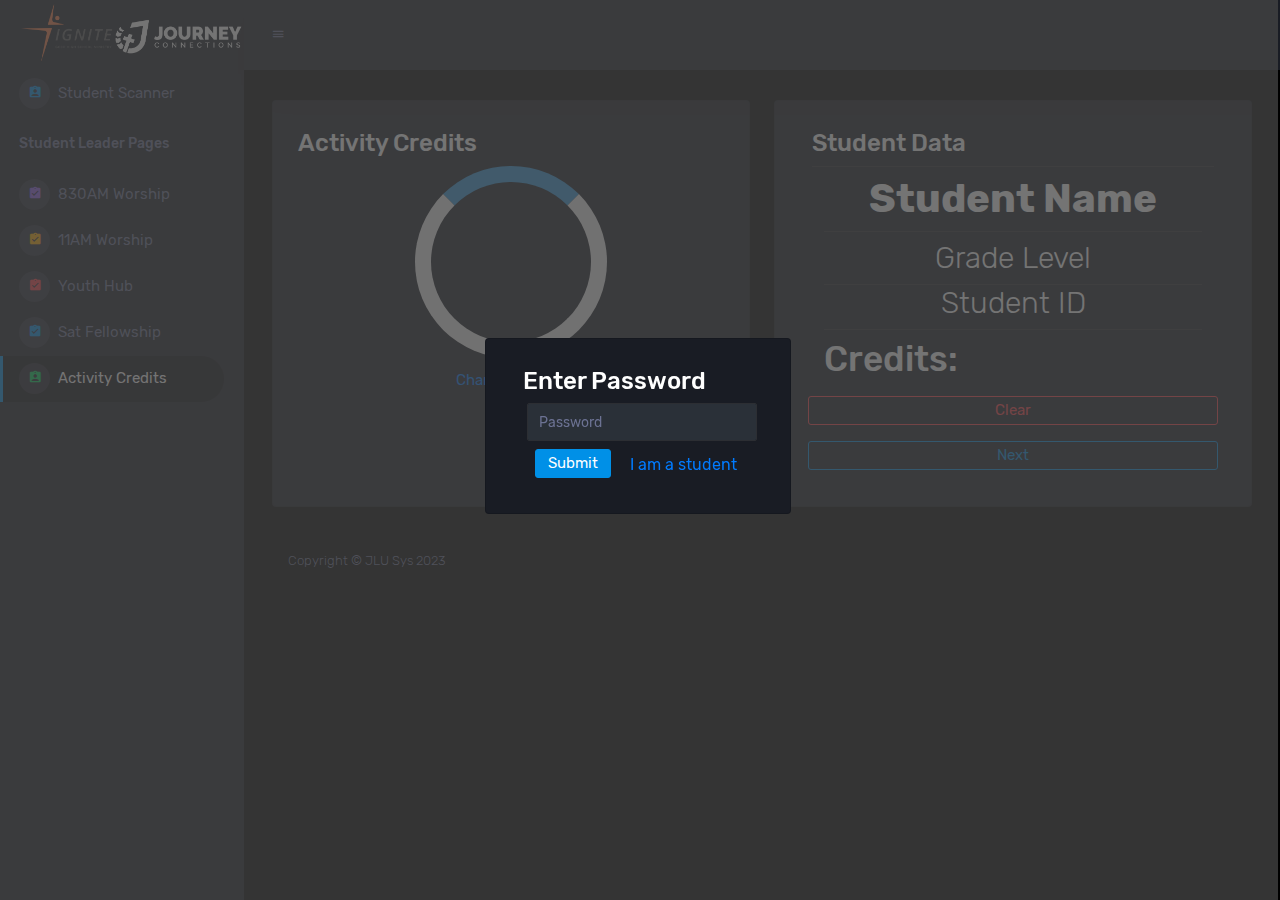
<file: Scanner.html>
<!DOCTYPE html>
<html lang="en">

<head>
    <!-- Required meta tags -->
    <meta charset="utf-8">
    <meta name="viewport" content="width=device-width, initial-scale=1, shrink-to-fit=no">
    <title>GCCP SM Credits</title>
    <!-- plugins:css -->
    <link rel="stylesheet" href="assets/vendors/mdi/css/materialdesignicons.min.css">
    <link rel="stylesheet" href="assets/vendors/css/vendor.bundle.base.css">
    <!-- endinject -->
    <!-- Plugin css for this page -->
    <link rel="stylesheet" href="assets/vendors/jvectormap/jquery-jvectormap.css">
    <link rel="stylesheet" href="assets/vendors/flag-icon-css/css/flag-icon.min.css">
    <link rel="stylesheet" href="assets/vendors/owl-carousel-2/owl.carousel.min.css">
    <link rel="stylesheet" href="assets/vendors/owl-carousel-2/owl.theme.default.min.css">
    <!-- End plugin css for this page -->
    <!-- inject:css -->
    <!-- endinject -->
    <!-- Layout styles -->
    <link rel="stylesheet" href="assets/css/style.css">
    <link rel="stylesheet" href="assets/css/Scanner.css">
    <!-- End layout styles -->
    <link rel="shortcut icon" href="assets/images/favicon.png" />
</head>

<body>
    <div class="container-scroller">
        <!-- partial:partials/_sidebar.html -->
        <nav class="sidebar sidebar-offcanvas" id="sidebar">
            <div class="sidebar-brand-wrapper d-none d-lg-flex align-items-center justify-content-center fixed-top">
                <a class="sidebar-brand brand-logo " href="index.html"><img class='h-100 w-auto' src="assets/images/Logowithtext.png" alt="logo" /></a>
                <a class="sidebar-brand brand-logo-mini" href="index.html"><img src="assets/images/Logo.png" alt="logo" class="w-auto h-100" /></a>
            </div>
            <ul class="nav">
                <li class="nav-item menu-items">
                    <a class="nav-link" href="/index.html">
                        <span class="menu-icon">
              <i class="mdi mdi-clipboard-account"></i>
            </span>
                        <span class="menu-title">Student Scanner</span>
                    </a>
                </li>
                <li class="nav-item nav-category">
                    <span class="nav-link">Student Leader Pages</span>
                </li>
                <li class="nav-item menu-items">
                    <a class="nav-link" href="../../pages/attendance/8AM.html">
                        <span class="menu-icon">
              <i class="mdi mdi-clipboard-check"></i>
            </span>
                        <span class="menu-title">830AM Worship</span>
                    </a>
                </li>
                <li class="nav-item menu-items">
                    <a class="nav-link" href="../../pages/attendance/11AM.html">
                        <span class="menu-icon">
              <i class="mdi mdi-clipboard-check"></i>
            </span>
                        <span class="menu-title">11AM Worship</span>
                    </a>
                </li>
                <li class="nav-item menu-items">
                    <a class="nav-link" href="../../pages/attendance/YouthHub.html">
                        <span class="menu-icon">
              <i class="mdi mdi-clipboard-check"></i>
            </span>
                        <span class="menu-title">Youth Hub</span>
                    </a>
                </li>
                <li class="nav-item menu-items">
                    <a class="nav-link" href="../../pages/attendance/Saturday.html">
                        <span class="menu-icon">
              <i class="mdi mdi-clipboard-check"></i>
            </span>
                        <span class="menu-title">Sat Fellowship</span>
                    </a>
                </li>
                <li class="nav-item menu-items active">
                    <a class="nav-link" href="Scanner.html">
                        <span class="menu-icon">
              <i class="mdi mdi-clipboard-account"></i>
            </span>
                        <span class="menu-title">Activity Credits</span>
                    </a>
                </li>
            </ul>
        </nav>
        <!-- partial -->
        <div class="container-fluid page-body-wrapper">
            <!-- partial:partials/_navbar.html -->
            <nav class="navbar p-0 fixed-top d-flex flex-row">
                <div class="navbar-brand-wrapper d-flex d-lg-none align-items-center justify-content-center">
                    <a class="navbar-brand brand-logo-mini " href="index.html"><img class='h-100 w-100' src="assets/images/Logo.png" alt="logo" /></a>
                </div>
                <div class="navbar-menu-wrapper flex-grow d-flex align-items-stretch menu-slider">
                    <button class="navbar-toggler navbar-toggler align-self-center" type="button" data-toggle="minimize">
            <span class="mdi mdi-menu"></span>
          </button>
                    <button class="navbar-toggler navbar-toggler-right d-lg-none align-self-center" type="button" data-toggle="offcanvas">
            <span class="mdi mdi-format-line-spacing"></span>
          </button>
                </div>
            </nav>
            <!-- partial -->
            <div class="main-panel">
                <div class="content-wrapper">
                    <div class="row">
                        <div class="col-md-6 grid-margin stretch-card">
                            <div class="card">
                                <div class="card-body">
                                    <h3>Activity Credits</h3>
                                    <div class="h-100 justify-content-center align-items-center">
                                        <div id="reader" class="w-100 d-flex justify-content-between reader">
                                            <div class="mx-auto my-auto">
                                                <div class="loader"></div>
                                            </div>
                                        </div>
                                        <div class="w-100 d-flex justify-content-between reader">
                                            <div class="mx-auto my-auto pt-2">
                                                <button type="button" id="ChangeCamera" class="btn btn-link btn-fw">Change Camera</button>
                                            </div>
                                        </div>
                                    </div>
                                </div>
                            </div>
                        </div>
                        <div class="col-md-6 grid-margin stretch-card">
                            <div class="card">
                                <div class="card-body">
                                    <div class="container">
                                        <h3>Student Data</h3>
                                        <h1 class="display-3 border-top pt-2 text-center font-weight-bold" id="StudentName">Student Name</h1>
                                        <div class="container position-relative loading-container">
                                            <div class="centered-loader" id="DataLoadingElement">
                                                <div class="w-100 h-100 d-flex justify-content-between grey-background">
                                                    <div class="mx-auto my-auto">
                                                        <div class="loader"></div>
                                                    </div>
                                                </div>
                                            </div>
                                            <h1 class="display-4 border-top pt-2 text-center" id="GradeLevel">Grade Level</h1>
                                            <h1 class="display-4 border-top text-center" id="StudentID">Student ID</h1>
                                            <h1 class="border-top pt-2" id="Points">Credits: </h1>
                                        </div>
                                        <div class="row">
                                            <button type="button" class="btn btn-outline-danger btn-block m-2" id="clear">Clear</button>
                                            <button type="button" class="btn btn-outline-primary btn-block m-2" id="next">Next</button>
                                        </div>
                                    </div>
                                </div>
                            </div>
                        </div>

                    </div>

                    <!-- content-wrapper ends -->
                    <!-- partial:partials/_footer.html -->
                    <footer class="footer">
                        <div class="d-sm-flex justify-content-center justify-content-sm-between">
                            <span class="text-muted d-block text-center text-sm-left d-sm-inline-block">Copyright © JLU Sys
                2023</span>

                        </div>
                    </footer>
                    <!-- partial -->
                </div>
                <!-- main-panel ends -->
            </div>
            <!-- page-body-wrapper ends -->
        </div>
        <!-- container-scroller -->
        <!-- plugins:js -->
        <script src="assets/vendors/js/vendor.bundle.base.js"></script>
        <!-- endinject -->
        <!-- Plugin js for this page -->
        <script src="assets/vendors/chart.js/Chart.min.js"></script>
        <script src="assets/vendors/progressbar.js/progressbar.min.js"></script>
        <script src="assets/vendors/jvectormap/jquery-jvectormap.min.js"></script>
        <script src="assets/vendors/jvectormap/jquery-jvectormap-world-mill-en.js"></script>
        <script src="assets/vendors/owl-carousel-2/owl.carousel.min.js"></script>
        <!-- End plugin js for this page -->
        <!-- inject:js -->
        <script src="assets/js/off-canvas.js"></script>
        <script src="assets/js/hoverable-collapse.js"></script>
        <script src="assets/js/misc.js"></script>
        <script src="assets/js/settings.js"></script>
        <script src="assets/js/todolist.js"></script>
        <!-- endinject -->
        <!-- Custom js for this page -->
        <script src="assets/js/dashboard.js"></script>
        <!-- End custom js for this page -->


    </div>


    <div class="PasswordScreen content-wrapper row align-items-center justify-content-center" id="PasswordScreen">

        <div class="card col-md-3 mb-5">
            <div class="card-body">
                <h3>Enter Password</h3>
                <input type="password" class="form-control m-1 mr-5" id="PasswordInput" placeholder="Password">
                <div class="row pl-2">
                    <div class="col-3">
                        <button type="submit" class="btn btn-primary m-1" id="PasswordSubmit" onclick="SubmitPassword()">Submit</button>
                    </div>
                    <div class="col-9 ml-auto d-flex">
                        <a class="nav-link ml-auto" href="/">
                            <span class="menu-title">I am a student</span>
                        </a>
                    </div>
                </div>
            </div>
        </div>
    </div>

    <script src="html5-qrcode.min.js" type="text/javascript"></script>
    <script src="Scanner.js"></script>
</body>

</html>
</file>
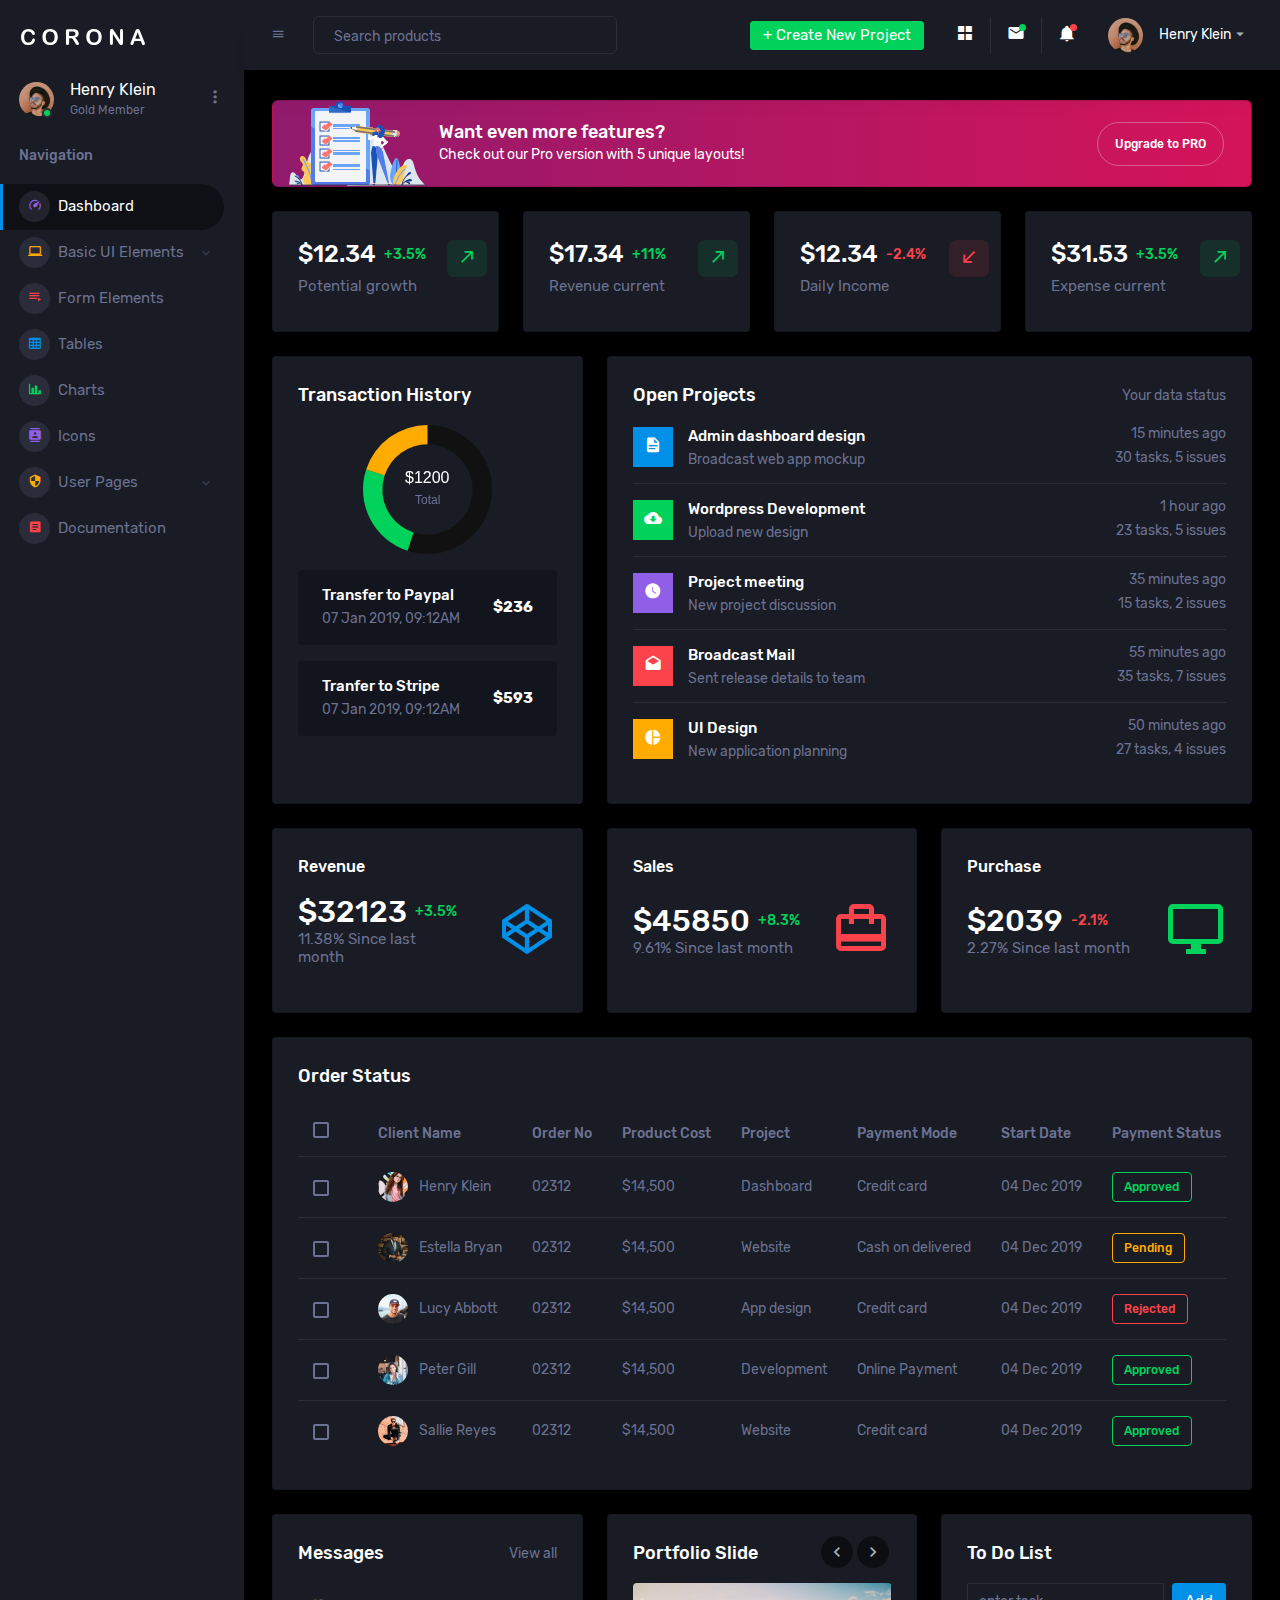
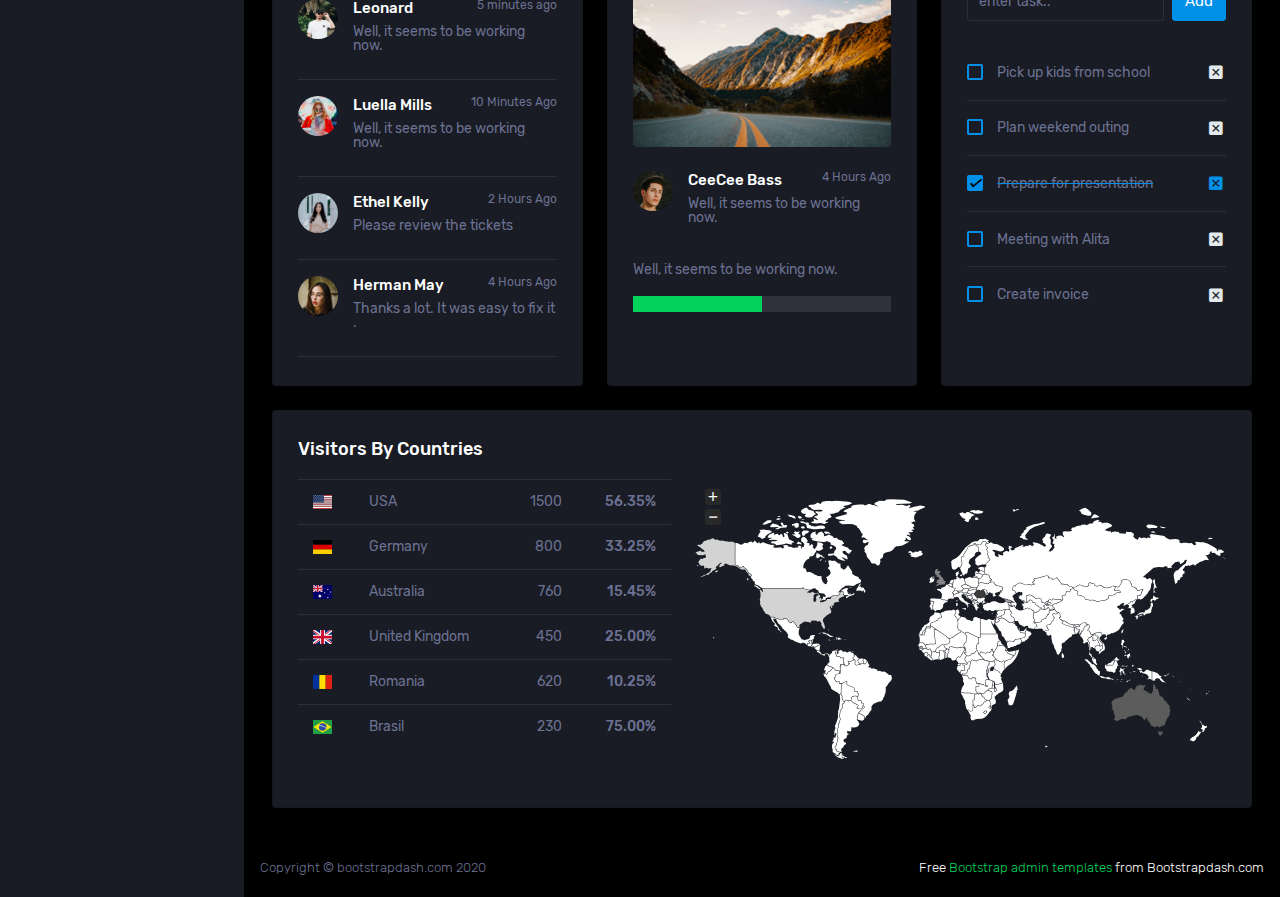
<file: template.html>
<!DOCTYPE html>
<html lang="en">
  <head>
    <!-- Required meta tags -->
    <meta charset="utf-8">
    <meta name="viewport" content="width=device-width, initial-scale=1, shrink-to-fit=no">
    <title>Corona Admin</title>
    <!-- plugins:css -->
    <link rel="stylesheet" href="assets/vendors/mdi/css/materialdesignicons.min.css">
    <link rel="stylesheet" href="assets/vendors/css/vendor.bundle.base.css">
    <!-- endinject -->
    <!-- Plugin css for this page -->
    <link rel="stylesheet" href="assets/vendors/jvectormap/jquery-jvectormap.css">
    <link rel="stylesheet" href="assets/vendors/flag-icon-css/css/flag-icon.min.css">
    <link rel="stylesheet" href="assets/vendors/owl-carousel-2/owl.carousel.min.css">
    <link rel="stylesheet" href="assets/vendors/owl-carousel-2/owl.theme.default.min.css">
    <!-- End plugin css for this page -->
    <!-- inject:css -->
    <!-- endinject -->
    <!-- Layout styles -->
    <link rel="stylesheet" href="assets/css/style.css">
    <!-- End layout styles -->
    <link rel="shortcut icon" href="assets/images/favicon.png" />
  </head>
  <body>
    <div class="container-scroller">
      <!-- partial:partials/_sidebar.html -->
      <nav class="sidebar sidebar-offcanvas" id="sidebar">
        <div class="sidebar-brand-wrapper d-none d-lg-flex align-items-center justify-content-center fixed-top">
          <a class="sidebar-brand brand-logo" href="template.html"><img src="assets/images/logo.svg" alt="logo" /></a>
          <a class="sidebar-brand brand-logo-mini" href="template.html"><img src="assets/images/logo-mini.svg" alt="logo" /></a>
        </div>
        <ul class="nav">
          <li class="nav-item profile">
            <div class="profile-desc">
              <div class="profile-pic">
                <div class="count-indicator">
                  <img class="img-xs rounded-circle " src="assets/images/faces/face15.jpg" alt="">
                  <span class="count bg-success"></span>
                </div>
                <div class="profile-name">
                  <h5 class="mb-0 font-weight-normal">Henry Klein</h5>
                  <span>Gold Member</span>
                </div>
              </div>
              <a href="#" id="profile-dropdown" data-toggle="dropdown"><i class="mdi mdi-dots-vertical"></i></a>
              <div class="dropdown-menu dropdown-menu-right sidebar-dropdown preview-list" aria-labelledby="profile-dropdown">
                <a href="#" class="dropdown-item preview-item">
                  <div class="preview-thumbnail">
                    <div class="preview-icon bg-dark rounded-circle">
                      <i class="mdi mdi-settings text-primary"></i>
                    </div>
                  </div>
                  <div class="preview-item-content">
                    <p class="preview-subject ellipsis mb-1 text-small">Account settings</p>
                  </div>
                </a>
                <div class="dropdown-divider"></div>
                <a href="#" class="dropdown-item preview-item">
                  <div class="preview-thumbnail">
                    <div class="preview-icon bg-dark rounded-circle">
                      <i class="mdi mdi-onepassword  text-info"></i>
                    </div>
                  </div>
                  <div class="preview-item-content">
                    <p class="preview-subject ellipsis mb-1 text-small">Change Password</p>
                  </div>
                </a>
                <div class="dropdown-divider"></div>
                <a href="#" class="dropdown-item preview-item">
                  <div class="preview-thumbnail">
                    <div class="preview-icon bg-dark rounded-circle">
                      <i class="mdi mdi-calendar-today text-success"></i>
                    </div>
                  </div>
                  <div class="preview-item-content">
                    <p class="preview-subject ellipsis mb-1 text-small">To-do list</p>
                  </div>
                </a>
              </div>
            </div>
          </li>
          <li class="nav-item nav-category">
            <span class="nav-link">Navigation</span>
          </li>
          <li class="nav-item menu-items">
            <a class="nav-link" href="template.html">
              <span class="menu-icon">
                <i class="mdi mdi-speedometer"></i>
              </span>
              <span class="menu-title">Dashboard</span>
            </a>
          </li>
          <li class="nav-item menu-items">
            <a class="nav-link" data-toggle="collapse" href="#ui-basic" aria-expanded="false" aria-controls="ui-basic">
              <span class="menu-icon">
                <i class="mdi mdi-laptop"></i>
              </span>
              <span class="menu-title">Basic UI Elements</span>
              <i class="menu-arrow"></i>
            </a>
            <div class="collapse" id="ui-basic">
              <ul class="nav flex-column sub-menu">
                <li class="nav-item"> <a class="nav-link" href="pages/ui-features/buttons.html">Buttons</a></li>
                <li class="nav-item"> <a class="nav-link" href="pages/ui-features/dropdowns.html">Dropdowns</a></li>
                <li class="nav-item"> <a class="nav-link" href="pages/ui-features/typography.html">Typography</a></li>
              </ul>
            </div>
          </li>
          <li class="nav-item menu-items">
            <a class="nav-link" href="pages/forms/basic_elements.html">
              <span class="menu-icon">
                <i class="mdi mdi-playlist-play"></i>
              </span>
              <span class="menu-title">Form Elements</span>
            </a>
          </li>
          <li class="nav-item menu-items">
            <a class="nav-link" href="pages/tables/basic-table.html">
              <span class="menu-icon">
                <i class="mdi mdi-table-large"></i>
              </span>
              <span class="menu-title">Tables</span>
            </a>
          </li>
          <li class="nav-item menu-items">
            <a class="nav-link" href="pages/charts/chartjs.html">
              <span class="menu-icon">
                <i class="mdi mdi-chart-bar"></i>
              </span>
              <span class="menu-title">Charts</span>
            </a>
          </li>
          <li class="nav-item menu-items">
            <a class="nav-link" href="pages/icons/mdi.html">
              <span class="menu-icon">
                <i class="mdi mdi-contacts"></i>
              </span>
              <span class="menu-title">Icons</span>
            </a>
          </li>
          <li class="nav-item menu-items">
            <a class="nav-link" data-toggle="collapse" href="#auth" aria-expanded="false" aria-controls="auth">
              <span class="menu-icon">
                <i class="mdi mdi-security"></i>
              </span>
              <span class="menu-title">User Pages</span>
              <i class="menu-arrow"></i>
            </a>
            <div class="collapse" id="auth">
              <ul class="nav flex-column sub-menu">
                <li class="nav-item"> <a class="nav-link" href="pages/samples/blank-page.html"> Blank Page </a></li>
                <li class="nav-item"> <a class="nav-link" href="pages/samples/error-404.html"> 404 </a></li>
                <li class="nav-item"> <a class="nav-link" href="pages/samples/error-500.html"> 500 </a></li>
                <li class="nav-item"> <a class="nav-link" href="pages/samples/login.html"> Login </a></li>
                <li class="nav-item"> <a class="nav-link" href="pages/samples/register.html"> Register </a></li>
              </ul>
            </div>
          </li>
          <li class="nav-item menu-items">
            <a class="nav-link" href="http://www.bootstrapdash.com/demo/corona-free/jquery/documentation/documentation.html">
              <span class="menu-icon">
                <i class="mdi mdi-file-document-box"></i>
              </span>
              <span class="menu-title">Documentation</span>
            </a>
          </li>
        </ul>
      </nav>
      <!-- partial -->
      <div class="container-fluid page-body-wrapper">
        <!-- partial:partials/_navbar.html -->
        <nav class="navbar p-0 fixed-top d-flex flex-row">
          <div class="navbar-brand-wrapper d-flex d-lg-none align-items-center justify-content-center">
            <a class="navbar-brand brand-logo-mini" href="template.html"><img src="assets/images/logo-mini.svg" alt="logo" /></a>
          </div>
          <div class="navbar-menu-wrapper flex-grow d-flex align-items-stretch">
            <button class="navbar-toggler navbar-toggler align-self-center" type="button" data-toggle="minimize">
              <span class="mdi mdi-menu"></span>
            </button>
            <ul class="navbar-nav w-100">
              <li class="nav-item w-100">
                <form class="nav-link mt-2 mt-md-0 d-none d-lg-flex search">
                  <input type="text" class="form-control" placeholder="Search products">
                </form>
              </li>
            </ul>
            <ul class="navbar-nav navbar-nav-right">
              <li class="nav-item dropdown d-none d-lg-block">
                <a class="nav-link btn btn-success create-new-button" id="createbuttonDropdown" data-toggle="dropdown" aria-expanded="false" href="#">+ Create New Project</a>
                <div class="dropdown-menu dropdown-menu-right navbar-dropdown preview-list" aria-labelledby="createbuttonDropdown">
                  <h6 class="p-3 mb-0">Projects</h6>
                  <div class="dropdown-divider"></div>
                  <a class="dropdown-item preview-item">
                    <div class="preview-thumbnail">
                      <div class="preview-icon bg-dark rounded-circle">
                        <i class="mdi mdi-file-outline text-primary"></i>
                      </div>
                    </div>
                    <div class="preview-item-content">
                      <p class="preview-subject ellipsis mb-1">Software Development</p>
                    </div>
                  </a>
                  <div class="dropdown-divider"></div>
                  <a class="dropdown-item preview-item">
                    <div class="preview-thumbnail">
                      <div class="preview-icon bg-dark rounded-circle">
                        <i class="mdi mdi-web text-info"></i>
                      </div>
                    </div>
                    <div class="preview-item-content">
                      <p class="preview-subject ellipsis mb-1">UI Development</p>
                    </div>
                  </a>
                  <div class="dropdown-divider"></div>
                  <a class="dropdown-item preview-item">
                    <div class="preview-thumbnail">
                      <div class="preview-icon bg-dark rounded-circle">
                        <i class="mdi mdi-layers text-danger"></i>
                      </div>
                    </div>
                    <div class="preview-item-content">
                      <p class="preview-subject ellipsis mb-1">Software Testing</p>
                    </div>
                  </a>
                  <div class="dropdown-divider"></div>
                  <p class="p-3 mb-0 text-center">See all projects</p>
                </div>
              </li>
              <li class="nav-item nav-settings d-none d-lg-block">
                <a class="nav-link" href="#">
                  <i class="mdi mdi-view-grid"></i>
                </a>
              </li>
              <li class="nav-item dropdown border-left">
                <a class="nav-link count-indicator dropdown-toggle" id="messageDropdown" href="#" data-toggle="dropdown" aria-expanded="false">
                  <i class="mdi mdi-email"></i>
                  <span class="count bg-success"></span>
                </a>
                <div class="dropdown-menu dropdown-menu-right navbar-dropdown preview-list" aria-labelledby="messageDropdown">
                  <h6 class="p-3 mb-0">Messages</h6>
                  <div class="dropdown-divider"></div>
                  <a class="dropdown-item preview-item">
                    <div class="preview-thumbnail">
                      <img src="assets/images/faces/face4.jpg" alt="image" class="rounded-circle profile-pic">
                    </div>
                    <div class="preview-item-content">
                      <p class="preview-subject ellipsis mb-1">Mark send you a message</p>
                      <p class="text-muted mb-0"> 1 Minutes ago </p>
                    </div>
                  </a>
                  <div class="dropdown-divider"></div>
                  <a class="dropdown-item preview-item">
                    <div class="preview-thumbnail">
                      <img src="assets/images/faces/face2.jpg" alt="image" class="rounded-circle profile-pic">
                    </div>
                    <div class="preview-item-content">
                      <p class="preview-subject ellipsis mb-1">Cregh send you a message</p>
                      <p class="text-muted mb-0"> 15 Minutes ago </p>
                    </div>
                  </a>
                  <div class="dropdown-divider"></div>
                  <a class="dropdown-item preview-item">
                    <div class="preview-thumbnail">
                      <img src="assets/images/faces/face3.jpg" alt="image" class="rounded-circle profile-pic">
                    </div>
                    <div class="preview-item-content">
                      <p class="preview-subject ellipsis mb-1">Profile picture updated</p>
                      <p class="text-muted mb-0"> 18 Minutes ago </p>
                    </div>
                  </a>
                  <div class="dropdown-divider"></div>
                  <p class="p-3 mb-0 text-center">4 new messages</p>
                </div>
              </li>
              <li class="nav-item dropdown border-left">
                <a class="nav-link count-indicator dropdown-toggle" id="notificationDropdown" href="#" data-toggle="dropdown">
                  <i class="mdi mdi-bell"></i>
                  <span class="count bg-danger"></span>
                </a>
                <div class="dropdown-menu dropdown-menu-right navbar-dropdown preview-list" aria-labelledby="notificationDropdown">
                  <h6 class="p-3 mb-0">Notifications</h6>
                  <div class="dropdown-divider"></div>
                  <a class="dropdown-item preview-item">
                    <div class="preview-thumbnail">
                      <div class="preview-icon bg-dark rounded-circle">
                        <i class="mdi mdi-calendar text-success"></i>
                      </div>
                    </div>
                    <div class="preview-item-content">
                      <p class="preview-subject mb-1">Event today</p>
                      <p class="text-muted ellipsis mb-0"> Just a reminder that you have an event today </p>
                    </div>
                  </a>
                  <div class="dropdown-divider"></div>
                  <a class="dropdown-item preview-item">
                    <div class="preview-thumbnail">
                      <div class="preview-icon bg-dark rounded-circle">
                        <i class="mdi mdi-settings text-danger"></i>
                      </div>
                    </div>
                    <div class="preview-item-content">
                      <p class="preview-subject mb-1">Settings</p>
                      <p class="text-muted ellipsis mb-0"> Update dashboard </p>
                    </div>
                  </a>
                  <div class="dropdown-divider"></div>
                  <a class="dropdown-item preview-item">
                    <div class="preview-thumbnail">
                      <div class="preview-icon bg-dark rounded-circle">
                        <i class="mdi mdi-link-variant text-warning"></i>
                      </div>
                    </div>
                    <div class="preview-item-content">
                      <p class="preview-subject mb-1">Launch Admin</p>
                      <p class="text-muted ellipsis mb-0"> New admin wow! </p>
                    </div>
                  </a>
                  <div class="dropdown-divider"></div>
                  <p class="p-3 mb-0 text-center">See all notifications</p>
                </div>
              </li>
              <li class="nav-item dropdown">
                <a class="nav-link" id="profileDropdown" href="#" data-toggle="dropdown">
                  <div class="navbar-profile">
                    <img class="img-xs rounded-circle" src="assets/images/faces/face15.jpg" alt="">
                    <p class="mb-0 d-none d-sm-block navbar-profile-name">Henry Klein</p>
                    <i class="mdi mdi-menu-down d-none d-sm-block"></i>
                  </div>
                </a>
                <div class="dropdown-menu dropdown-menu-right navbar-dropdown preview-list" aria-labelledby="profileDropdown">
                  <h6 class="p-3 mb-0">Profile</h6>
                  <div class="dropdown-divider"></div>
                  <a class="dropdown-item preview-item">
                    <div class="preview-thumbnail">
                      <div class="preview-icon bg-dark rounded-circle">
                        <i class="mdi mdi-settings text-success"></i>
                      </div>
                    </div>
                    <div class="preview-item-content">
                      <p class="preview-subject mb-1">Settings</p>
                    </div>
                  </a>
                  <div class="dropdown-divider"></div>
                  <a class="dropdown-item preview-item">
                    <div class="preview-thumbnail">
                      <div class="preview-icon bg-dark rounded-circle">
                        <i class="mdi mdi-logout text-danger"></i>
                      </div>
                    </div>
                    <div class="preview-item-content">
                      <p class="preview-subject mb-1">Log out</p>
                    </div>
                  </a>
                  <div class="dropdown-divider"></div>
                  <p class="p-3 mb-0 text-center">Advanced settings</p>
                </div>
              </li>
            </ul>
            <button class="navbar-toggler navbar-toggler-right d-lg-none align-self-center" type="button" data-toggle="offcanvas">
              <span class="mdi mdi-format-line-spacing"></span>
            </button>
          </div>
        </nav>
        <!-- partial -->
        <div class="main-panel">
          <div class="content-wrapper">
            <div class="row">
              <div class="col-12 grid-margin stretch-card">
                <div class="card corona-gradient-card">
                  <div class="card-body py-0 px-0 px-sm-3">
                    <div class="row align-items-center">
                      <div class="col-4 col-sm-3 col-xl-2">
                        <img src="assets/images/dashboard/Group126@2x.png" class="gradient-corona-img img-fluid" alt="">
                      </div>
                      <div class="col-5 col-sm-7 col-xl-8 p-0">
                        <h4 class="mb-1 mb-sm-0">Want even more features?</h4>
                        <p class="mb-0 font-weight-normal d-none d-sm-block">Check out our Pro version with 5 unique layouts!</p>
                      </div>
                      <div class="col-3 col-sm-2 col-xl-2 pl-0 text-center">
                        <span>
                          <a href="https://www.bootstrapdash.com/product/corona-admin-template/" target="_blank" class="btn btn-outline-light btn-rounded get-started-btn">Upgrade to PRO</a>
                        </span>
                      </div>
                    </div>
                  </div>
                </div>
              </div>
            </div>
            <div class="row">
              <div class="col-xl-3 col-sm-6 grid-margin stretch-card">
                <div class="card">
                  <div class="card-body">
                    <div class="row">
                      <div class="col-9">
                        <div class="d-flex align-items-center align-self-start">
                          <h3 class="mb-0">$12.34</h3>
                          <p class="text-success ml-2 mb-0 font-weight-medium">+3.5%</p>
                        </div>
                      </div>
                      <div class="col-3">
                        <div class="icon icon-box-success ">
                          <span class="mdi mdi-arrow-top-right icon-item"></span>
                        </div>
                      </div>
                    </div>
                    <h6 class="text-muted font-weight-normal">Potential growth</h6>
                  </div>
                </div>
              </div>
              <div class="col-xl-3 col-sm-6 grid-margin stretch-card">
                <div class="card">
                  <div class="card-body">
                    <div class="row">
                      <div class="col-9">
                        <div class="d-flex align-items-center align-self-start">
                          <h3 class="mb-0">$17.34</h3>
                          <p class="text-success ml-2 mb-0 font-weight-medium">+11%</p>
                        </div>
                      </div>
                      <div class="col-3">
                        <div class="icon icon-box-success">
                          <span class="mdi mdi-arrow-top-right icon-item"></span>
                        </div>
                      </div>
                    </div>
                    <h6 class="text-muted font-weight-normal">Revenue current</h6>
                  </div>
                </div>
              </div>
              <div class="col-xl-3 col-sm-6 grid-margin stretch-card">
                <div class="card">
                  <div class="card-body">
                    <div class="row">
                      <div class="col-9">
                        <div class="d-flex align-items-center align-self-start">
                          <h3 class="mb-0">$12.34</h3>
                          <p class="text-danger ml-2 mb-0 font-weight-medium">-2.4%</p>
                        </div>
                      </div>
                      <div class="col-3">
                        <div class="icon icon-box-danger">
                          <span class="mdi mdi-arrow-bottom-left icon-item"></span>
                        </div>
                      </div>
                    </div>
                    <h6 class="text-muted font-weight-normal">Daily Income</h6>
                  </div>
                </div>
              </div>
              <div class="col-xl-3 col-sm-6 grid-margin stretch-card">
                <div class="card">
                  <div class="card-body">
                    <div class="row">
                      <div class="col-9">
                        <div class="d-flex align-items-center align-self-start">
                          <h3 class="mb-0">$31.53</h3>
                          <p class="text-success ml-2 mb-0 font-weight-medium">+3.5%</p>
                        </div>
                      </div>
                      <div class="col-3">
                        <div class="icon icon-box-success ">
                          <span class="mdi mdi-arrow-top-right icon-item"></span>
                        </div>
                      </div>
                    </div>
                    <h6 class="text-muted font-weight-normal">Expense current</h6>
                  </div>
                </div>
              </div>
            </div>
            <div class="row">
              <div class="col-md-4 grid-margin stretch-card">
                <div class="card">
                  <div class="card-body">
                    <h4 class="card-title">Transaction History</h4>
                    <canvas id="transaction-history" class="transaction-chart"></canvas>
                    <div class="bg-gray-dark d-flex d-md-block d-xl-flex flex-row py-3 px-4 px-md-3 px-xl-4 rounded mt-3">
                      <div class="text-md-center text-xl-left">
                        <h6 class="mb-1">Transfer to Paypal</h6>
                        <p class="text-muted mb-0">07 Jan 2019, 09:12AM</p>
                      </div>
                      <div class="align-self-center flex-grow text-right text-md-center text-xl-right py-md-2 py-xl-0">
                        <h6 class="font-weight-bold mb-0">$236</h6>
                      </div>
                    </div>
                    <div class="bg-gray-dark d-flex d-md-block d-xl-flex flex-row py-3 px-4 px-md-3 px-xl-4 rounded mt-3">
                      <div class="text-md-center text-xl-left">
                        <h6 class="mb-1">Tranfer to Stripe</h6>
                        <p class="text-muted mb-0">07 Jan 2019, 09:12AM</p>
                      </div>
                      <div class="align-self-center flex-grow text-right text-md-center text-xl-right py-md-2 py-xl-0">
                        <h6 class="font-weight-bold mb-0">$593</h6>
                      </div>
                    </div>
                  </div>
                </div>
              </div>
              <div class="col-md-8 grid-margin stretch-card">
                <div class="card">
                  <div class="card-body">
                    <div class="d-flex flex-row justify-content-between">
                      <h4 class="card-title mb-1">Open Projects</h4>
                      <p class="text-muted mb-1">Your data status</p>
                    </div>
                    <div class="row">
                      <div class="col-12">
                        <div class="preview-list">
                          <div class="preview-item border-bottom">
                            <div class="preview-thumbnail">
                              <div class="preview-icon bg-primary">
                                <i class="mdi mdi-file-document"></i>
                              </div>
                            </div>
                            <div class="preview-item-content d-sm-flex flex-grow">
                              <div class="flex-grow">
                                <h6 class="preview-subject">Admin dashboard design</h6>
                                <p class="text-muted mb-0">Broadcast web app mockup</p>
                              </div>
                              <div class="mr-auto text-sm-right pt-2 pt-sm-0">
                                <p class="text-muted">15 minutes ago</p>
                                <p class="text-muted mb-0">30 tasks, 5 issues </p>
                              </div>
                            </div>
                          </div>
                          <div class="preview-item border-bottom">
                            <div class="preview-thumbnail">
                              <div class="preview-icon bg-success">
                                <i class="mdi mdi-cloud-download"></i>
                              </div>
                            </div>
                            <div class="preview-item-content d-sm-flex flex-grow">
                              <div class="flex-grow">
                                <h6 class="preview-subject">Wordpress Development</h6>
                                <p class="text-muted mb-0">Upload new design</p>
                              </div>
                              <div class="mr-auto text-sm-right pt-2 pt-sm-0">
                                <p class="text-muted">1 hour ago</p>
                                <p class="text-muted mb-0">23 tasks, 5 issues </p>
                              </div>
                            </div>
                          </div>
                          <div class="preview-item border-bottom">
                            <div class="preview-thumbnail">
                              <div class="preview-icon bg-info">
                                <i class="mdi mdi-clock"></i>
                              </div>
                            </div>
                            <div class="preview-item-content d-sm-flex flex-grow">
                              <div class="flex-grow">
                                <h6 class="preview-subject">Project meeting</h6>
                                <p class="text-muted mb-0">New project discussion</p>
                              </div>
                              <div class="mr-auto text-sm-right pt-2 pt-sm-0">
                                <p class="text-muted">35 minutes ago</p>
                                <p class="text-muted mb-0">15 tasks, 2 issues</p>
                              </div>
                            </div>
                          </div>
                          <div class="preview-item border-bottom">
                            <div class="preview-thumbnail">
                              <div class="preview-icon bg-danger">
                                <i class="mdi mdi-email-open"></i>
                              </div>
                            </div>
                            <div class="preview-item-content d-sm-flex flex-grow">
                              <div class="flex-grow">
                                <h6 class="preview-subject">Broadcast Mail</h6>
                                <p class="text-muted mb-0">Sent release details to team</p>
                              </div>
                              <div class="mr-auto text-sm-right pt-2 pt-sm-0">
                                <p class="text-muted">55 minutes ago</p>
                                <p class="text-muted mb-0">35 tasks, 7 issues </p>
                              </div>
                            </div>
                          </div>
                          <div class="preview-item">
                            <div class="preview-thumbnail">
                              <div class="preview-icon bg-warning">
                                <i class="mdi mdi-chart-pie"></i>
                              </div>
                            </div>
                            <div class="preview-item-content d-sm-flex flex-grow">
                              <div class="flex-grow">
                                <h6 class="preview-subject">UI Design</h6>
                                <p class="text-muted mb-0">New application planning</p>
                              </div>
                              <div class="mr-auto text-sm-right pt-2 pt-sm-0">
                                <p class="text-muted">50 minutes ago</p>
                                <p class="text-muted mb-0">27 tasks, 4 issues </p>
                              </div>
                            </div>
                          </div>
                        </div>
                      </div>
                    </div>
                  </div>
                </div>
              </div>
            </div>
            <div class="row">
              <div class="col-sm-4 grid-margin">
                <div class="card">
                  <div class="card-body">
                    <h5>Revenue</h5>
                    <div class="row">
                      <div class="col-8 col-sm-12 col-xl-8 my-auto">
                        <div class="d-flex d-sm-block d-md-flex align-items-center">
                          <h2 class="mb-0">$32123</h2>
                          <p class="text-success ml-2 mb-0 font-weight-medium">+3.5%</p>
                        </div>
                        <h6 class="text-muted font-weight-normal">11.38% Since last month</h6>
                      </div>
                      <div class="col-4 col-sm-12 col-xl-4 text-center text-xl-right">
                        <i class="icon-lg mdi mdi-codepen text-primary ml-auto"></i>
                      </div>
                    </div>
                  </div>
                </div>
              </div>
              <div class="col-sm-4 grid-margin">
                <div class="card">
                  <div class="card-body">
                    <h5>Sales</h5>
                    <div class="row">
                      <div class="col-8 col-sm-12 col-xl-8 my-auto">
                        <div class="d-flex d-sm-block d-md-flex align-items-center">
                          <h2 class="mb-0">$45850</h2>
                          <p class="text-success ml-2 mb-0 font-weight-medium">+8.3%</p>
                        </div>
                        <h6 class="text-muted font-weight-normal"> 9.61% Since last month</h6>
                      </div>
                      <div class="col-4 col-sm-12 col-xl-4 text-center text-xl-right">
                        <i class="icon-lg mdi mdi-wallet-travel text-danger ml-auto"></i>
                      </div>
                    </div>
                  </div>
                </div>
              </div>
              <div class="col-sm-4 grid-margin">
                <div class="card">
                  <div class="card-body">
                    <h5>Purchase</h5>
                    <div class="row">
                      <div class="col-8 col-sm-12 col-xl-8 my-auto">
                        <div class="d-flex d-sm-block d-md-flex align-items-center">
                          <h2 class="mb-0">$2039</h2>
                          <p class="text-danger ml-2 mb-0 font-weight-medium">-2.1% </p>
                        </div>
                        <h6 class="text-muted font-weight-normal">2.27% Since last month</h6>
                      </div>
                      <div class="col-4 col-sm-12 col-xl-4 text-center text-xl-right">
                        <i class="icon-lg mdi mdi-monitor text-success ml-auto"></i>
                      </div>
                    </div>
                  </div>
                </div>
              </div>
            </div>
            <div class="row ">
              <div class="col-12 grid-margin">
                <div class="card">
                  <div class="card-body">
                    <h4 class="card-title">Order Status</h4>
                    <div class="table-responsive">
                      <table class="table">
                        <thead>
                          <tr>
                            <th>
                              <div class="form-check form-check-muted m-0">
                                <label class="form-check-label">
                                  <input type="checkbox" class="form-check-input">
                                </label>
                              </div>
                            </th>
                            <th> Client Name </th>
                            <th> Order No </th>
                            <th> Product Cost </th>
                            <th> Project </th>
                            <th> Payment Mode </th>
                            <th> Start Date </th>
                            <th> Payment Status </th>
                          </tr>
                        </thead>
                        <tbody>
                          <tr>
                            <td>
                              <div class="form-check form-check-muted m-0">
                                <label class="form-check-label">
                                  <input type="checkbox" class="form-check-input">
                                </label>
                              </div>
                            </td>
                            <td>
                              <img src="assets/images/faces/face1.jpg" alt="image" />
                              <span class="pl-2">Henry Klein</span>
                            </td>
                            <td> 02312 </td>
                            <td> $14,500 </td>
                            <td> Dashboard </td>
                            <td> Credit card </td>
                            <td> 04 Dec 2019 </td>
                            <td>
                              <div class="badge badge-outline-success">Approved</div>
                            </td>
                          </tr>
                          <tr>
                            <td>
                              <div class="form-check form-check-muted m-0">
                                <label class="form-check-label">
                                  <input type="checkbox" class="form-check-input">
                                </label>
                              </div>
                            </td>
                            <td>
                              <img src="assets/images/faces/face2.jpg" alt="image" />
                              <span class="pl-2">Estella Bryan</span>
                            </td>
                            <td> 02312 </td>
                            <td> $14,500 </td>
                            <td> Website </td>
                            <td> Cash on delivered </td>
                            <td> 04 Dec 2019 </td>
                            <td>
                              <div class="badge badge-outline-warning">Pending</div>
                            </td>
                          </tr>
                          <tr>
                            <td>
                              <div class="form-check form-check-muted m-0">
                                <label class="form-check-label">
                                  <input type="checkbox" class="form-check-input">
                                </label>
                              </div>
                            </td>
                            <td>
                              <img src="assets/images/faces/face5.jpg" alt="image" />
                              <span class="pl-2">Lucy Abbott</span>
                            </td>
                            <td> 02312 </td>
                            <td> $14,500 </td>
                            <td> App design </td>
                            <td> Credit card </td>
                            <td> 04 Dec 2019 </td>
                            <td>
                              <div class="badge badge-outline-danger">Rejected</div>
                            </td>
                          </tr>
                          <tr>
                            <td>
                              <div class="form-check form-check-muted m-0">
                                <label class="form-check-label">
                                  <input type="checkbox" class="form-check-input">
                                </label>
                              </div>
                            </td>
                            <td>
                              <img src="assets/images/faces/face3.jpg" alt="image" />
                              <span class="pl-2">Peter Gill</span>
                            </td>
                            <td> 02312 </td>
                            <td> $14,500 </td>
                            <td> Development </td>
                            <td> Online Payment </td>
                            <td> 04 Dec 2019 </td>
                            <td>
                              <div class="badge badge-outline-success">Approved</div>
                            </td>
                          </tr>
                          <tr>
                            <td>
                              <div class="form-check form-check-muted m-0">
                                <label class="form-check-label">
                                  <input type="checkbox" class="form-check-input">
                                </label>
                              </div>
                            </td>
                            <td>
                              <img src="assets/images/faces/face4.jpg" alt="image" />
                              <span class="pl-2">Sallie Reyes</span>
                            </td>
                            <td> 02312 </td>
                            <td> $14,500 </td>
                            <td> Website </td>
                            <td> Credit card </td>
                            <td> 04 Dec 2019 </td>
                            <td>
                              <div class="badge badge-outline-success">Approved</div>
                            </td>
                          </tr>
                        </tbody>
                      </table>
                    </div>
                  </div>
                </div>
              </div>
            </div>
            <div class="row">
              <div class="col-md-6 col-xl-4 grid-margin stretch-card">
                <div class="card">
                  <div class="card-body">
                    <div class="d-flex flex-row justify-content-between">
                      <h4 class="card-title">Messages</h4>
                      <p class="text-muted mb-1 small">View all</p>
                    </div>
                    <div class="preview-list">
                      <div class="preview-item border-bottom">
                        <div class="preview-thumbnail">
                          <img src="assets/images/faces/face6.jpg" alt="image" class="rounded-circle" />
                        </div>
                        <div class="preview-item-content d-flex flex-grow">
                          <div class="flex-grow">
                            <div class="d-flex d-md-block d-xl-flex justify-content-between">
                              <h6 class="preview-subject">Leonard</h6>
                              <p class="text-muted text-small">5 minutes ago</p>
                            </div>
                            <p class="text-muted">Well, it seems to be working now.</p>
                          </div>
                        </div>
                      </div>
                      <div class="preview-item border-bottom">
                        <div class="preview-thumbnail">
                          <img src="assets/images/faces/face8.jpg" alt="image" class="rounded-circle" />
                        </div>
                        <div class="preview-item-content d-flex flex-grow">
                          <div class="flex-grow">
                            <div class="d-flex d-md-block d-xl-flex justify-content-between">
                              <h6 class="preview-subject">Luella Mills</h6>
                              <p class="text-muted text-small">10 Minutes Ago</p>
                            </div>
                            <p class="text-muted">Well, it seems to be working now.</p>
                          </div>
                        </div>
                      </div>
                      <div class="preview-item border-bottom">
                        <div class="preview-thumbnail">
                          <img src="assets/images/faces/face9.jpg" alt="image" class="rounded-circle" />
                        </div>
                        <div class="preview-item-content d-flex flex-grow">
                          <div class="flex-grow">
                            <div class="d-flex d-md-block d-xl-flex justify-content-between">
                              <h6 class="preview-subject">Ethel Kelly</h6>
                              <p class="text-muted text-small">2 Hours Ago</p>
                            </div>
                            <p class="text-muted">Please review the tickets</p>
                          </div>
                        </div>
                      </div>
                      <div class="preview-item border-bottom">
                        <div class="preview-thumbnail">
                          <img src="assets/images/faces/face11.jpg" alt="image" class="rounded-circle" />
                        </div>
                        <div class="preview-item-content d-flex flex-grow">
                          <div class="flex-grow">
                            <div class="d-flex d-md-block d-xl-flex justify-content-between">
                              <h6 class="preview-subject">Herman May</h6>
                              <p class="text-muted text-small">4 Hours Ago</p>
                            </div>
                            <p class="text-muted">Thanks a lot. It was easy to fix it .</p>
                          </div>
                        </div>
                      </div>
                    </div>
                  </div>
                </div>
              </div>
              <div class="col-md-6 col-xl-4 grid-margin stretch-card">
                <div class="card">
                  <div class="card-body">
                    <h4 class="card-title">Portfolio Slide</h4>
                    <div class="owl-carousel owl-theme full-width owl-carousel-dash portfolio-carousel" id="owl-carousel-basic">
                      <div class="item">
                        <img src="assets/images/dashboard/Rectangle.jpg" alt="">
                      </div>
                      <div class="item">
                        <img src="assets/images/dashboard/Img_5.jpg" alt="">
                      </div>
                      <div class="item">
                        <img src="assets/images/dashboard/img_6.jpg" alt="">
                      </div>
                    </div>
                    <div class="d-flex py-4">
                      <div class="preview-list w-100">
                        <div class="preview-item p-0">
                          <div class="preview-thumbnail">
                            <img src="assets/images/faces/face12.jpg" class="rounded-circle" alt="">
                          </div>
                          <div class="preview-item-content d-flex flex-grow">
                            <div class="flex-grow">
                              <div class="d-flex d-md-block d-xl-flex justify-content-between">
                                <h6 class="preview-subject">CeeCee Bass</h6>
                                <p class="text-muted text-small">4 Hours Ago</p>
                              </div>
                              <p class="text-muted">Well, it seems to be working now.</p>
                            </div>
                          </div>
                        </div>
                      </div>
                    </div>
                    <p class="text-muted">Well, it seems to be working now. </p>
                    <div class="progress progress-md portfolio-progress">
                      <div class="progress-bar bg-success" role="progressbar" style="width: 50%" aria-valuenow="25" aria-valuemin="0" aria-valuemax="100"></div>
                    </div>
                  </div>
                </div>
              </div>
              <div class="col-md-12 col-xl-4 grid-margin stretch-card">
                <div class="card">
                  <div class="card-body">
                    <h4 class="card-title">To do list</h4>
                    <div class="add-items d-flex">
                      <input type="text" class="form-control todo-list-input" placeholder="enter task..">
                      <button class="add btn btn-primary todo-list-add-btn">Add</button>
                    </div>
                    <div class="list-wrapper">
                      <ul class="d-flex flex-column-reverse text-white todo-list todo-list-custom">
                        <li>
                          <div class="form-check form-check-primary">
                            <label class="form-check-label">
                              <input class="checkbox" type="checkbox"> Create invoice </label>
                          </div>
                          <i class="remove mdi mdi-close-box"></i>
                        </li>
                        <li>
                          <div class="form-check form-check-primary">
                            <label class="form-check-label">
                              <input class="checkbox" type="checkbox"> Meeting with Alita </label>
                          </div>
                          <i class="remove mdi mdi-close-box"></i>
                        </li>
                        <li class="completed">
                          <div class="form-check form-check-primary">
                            <label class="form-check-label">
                              <input class="checkbox" type="checkbox" checked> Prepare for presentation </label>
                          </div>
                          <i class="remove mdi mdi-close-box"></i>
                        </li>
                        <li>
                          <div class="form-check form-check-primary">
                            <label class="form-check-label">
                              <input class="checkbox" type="checkbox"> Plan weekend outing </label>
                          </div>
                          <i class="remove mdi mdi-close-box"></i>
                        </li>
                        <li>
                          <div class="form-check form-check-primary">
                            <label class="form-check-label">
                              <input class="checkbox" type="checkbox"> Pick up kids from school </label>
                          </div>
                          <i class="remove mdi mdi-close-box"></i>
                        </li>
                      </ul>
                    </div>
                  </div>
                </div>
              </div>
            </div>
            <div class="row">
              <div class="col-12">
                <div class="card">
                  <div class="card-body">
                    <h4 class="card-title">Visitors by Countries</h4>
                    <div class="row">
                      <div class="col-md-5">
                        <div class="table-responsive">
                          <table class="table">
                            <tbody>
                              <tr>
                                <td>
                                  <i class="flag-icon flag-icon-us"></i>
                                </td>
                                <td>USA</td>
                                <td class="text-right"> 1500 </td>
                                <td class="text-right font-weight-medium"> 56.35% </td>
                              </tr>
                              <tr>
                                <td>
                                  <i class="flag-icon flag-icon-de"></i>
                                </td>
                                <td>Germany</td>
                                <td class="text-right"> 800 </td>
                                <td class="text-right font-weight-medium"> 33.25% </td>
                              </tr>
                              <tr>
                                <td>
                                  <i class="flag-icon flag-icon-au"></i>
                                </td>
                                <td>Australia</td>
                                <td class="text-right"> 760 </td>
                                <td class="text-right font-weight-medium"> 15.45% </td>
                              </tr>
                              <tr>
                                <td>
                                  <i class="flag-icon flag-icon-gb"></i>
                                </td>
                                <td>United Kingdom</td>
                                <td class="text-right"> 450 </td>
                                <td class="text-right font-weight-medium"> 25.00% </td>
                              </tr>
                              <tr>
                                <td>
                                  <i class="flag-icon flag-icon-ro"></i>
                                </td>
                                <td>Romania</td>
                                <td class="text-right"> 620 </td>
                                <td class="text-right font-weight-medium"> 10.25% </td>
                              </tr>
                              <tr>
                                <td>
                                  <i class="flag-icon flag-icon-br"></i>
                                </td>
                                <td>Brasil</td>
                                <td class="text-right"> 230 </td>
                                <td class="text-right font-weight-medium"> 75.00% </td>
                              </tr>
                            </tbody>
                          </table>
                        </div>
                      </div>
                      <div class="col-md-7">
                        <div id="audience-map" class="vector-map"></div>
                      </div>
                    </div>
                  </div>
                </div>
              </div>
            </div>
          </div>
          <!-- content-wrapper ends -->
          <!-- partial:partials/_footer.html -->
          <footer class="footer">
            <div class="d-sm-flex justify-content-center justify-content-sm-between">
              <span class="text-muted d-block text-center text-sm-left d-sm-inline-block">Copyright © bootstrapdash.com 2020</span>
              <span class="float-none float-sm-right d-block mt-1 mt-sm-0 text-center"> Free <a href="https://www.bootstrapdash.com/bootstrap-admin-template/" target="_blank">Bootstrap admin templates</a> from Bootstrapdash.com</span>
            </div>
          </footer>
          <!-- partial -->
        </div>
        <!-- main-panel ends -->
      </div>
      <!-- page-body-wrapper ends -->
    </div>
    <!-- container-scroller -->
    <!-- plugins:js -->
    <script src="assets/vendors/js/vendor.bundle.base.js"></script>
    <!-- endinject -->
    <!-- Plugin js for this page -->
    <script src="assets/vendors/chart.js/Chart.min.js"></script>
    <script src="assets/vendors/progressbar.js/progressbar.min.js"></script>
    <script src="assets/vendors/jvectormap/jquery-jvectormap.min.js"></script>
    <script src="assets/vendors/jvectormap/jquery-jvectormap-world-mill-en.js"></script>
    <script src="assets/vendors/owl-carousel-2/owl.carousel.min.js"></script>
    <!-- End plugin js for this page -->
    <!-- inject:js -->
    <script src="assets/js/off-canvas.js"></script>
    <script src="assets/js/hoverable-collapse.js"></script>
    <script src="assets/js/misc.js"></script>
    <script src="assets/js/settings.js"></script>
    <script src="assets/js/todolist.js"></script>
    <!-- endinject -->
    <!-- Custom js for this page -->
    <script src="assets/js/dashboard.js"></script>
    <!-- End custom js for this page -->
  </body>
</html>
</file>
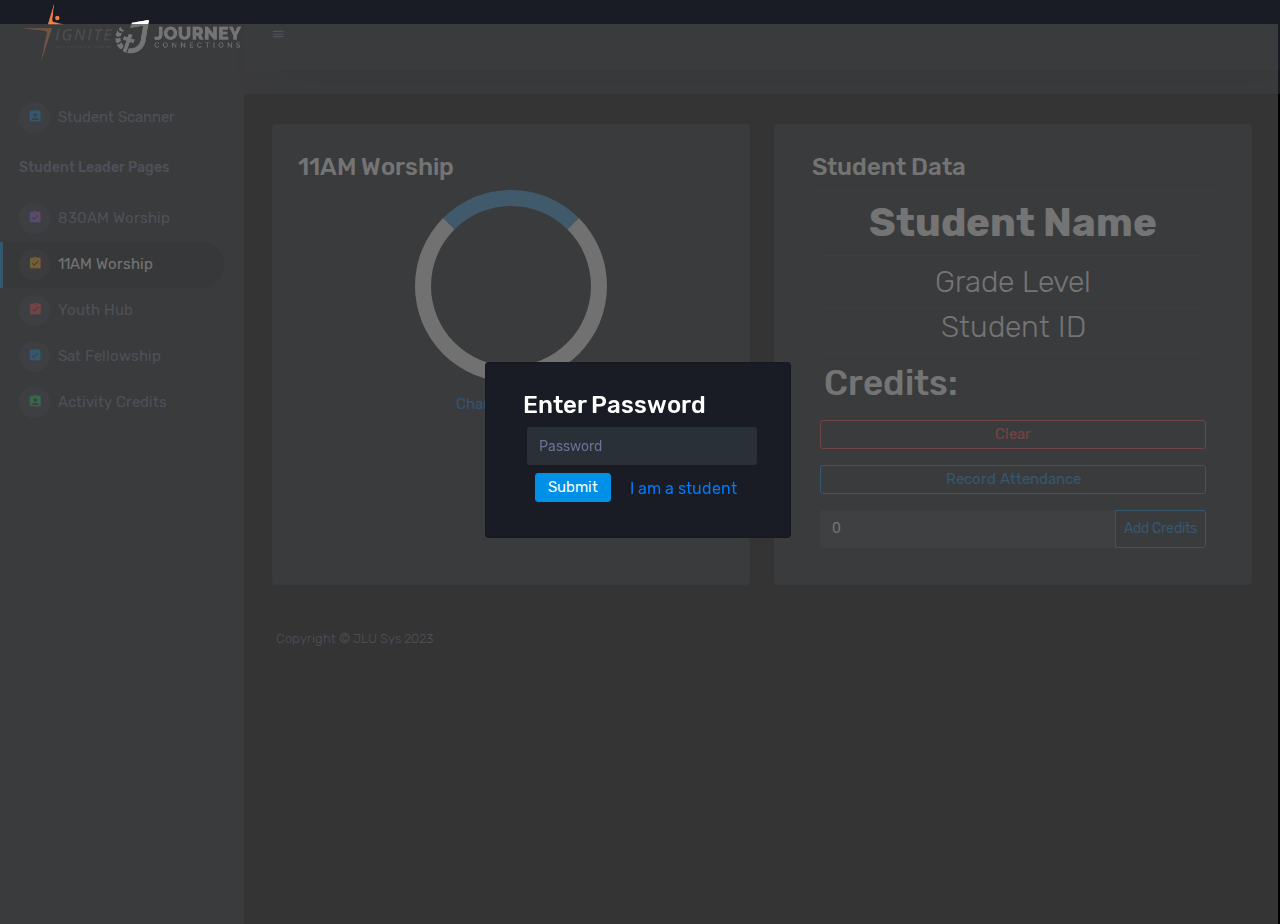
<file: pages/attendance/11AM.html>
<!DOCTYPE html>Html5Qrcode
<html lang="en">

<head>
    <!-- Required meta tags -->
    <meta charset="utf-8">
    <meta name="viewport" content="width=device-width, initial-scale=1, shrink-to-fit=no">
    <title>GCCP SM Credits</title>
    <!-- plugins:css -->
    <link rel="stylesheet" href="../../assets/vendors/mdi/css/materialdesignicons.min.css">
    <link rel="stylesheet" href="../../assets/vendors/css/vendor.bundle.base.css">
    <!-- endinject -->
    <!-- Plugin css for this page -->
    <link rel="stylesheet" href="../../assets/vendors/jvectormap/jquery-jvectormap.css">
    <link rel="stylesheet" href="../../assets/vendors/flag-icon-css/css/flag-icon.min.css">
    <link rel="stylesheet" href="../../assets/vendors/owl-carousel-2/owl.carousel.min.css">
    <link rel="stylesheet" href="../../assets/vendors/owl-carousel-2/owl.theme.default.min.css">
    <!-- End plugin css for this page -->
    <!-- inject:css -->
    <!-- endinject -->
    <!-- Layout styles -->
    <link rel="stylesheet" href="../../assets/css/style.css">
    <link rel="stylesheet" href="../../assets/css/Scanner.css">
    <!-- End layout styles -->
    <link rel="shortcut icon" href="../../assets/images/favicon.png" />
</head>

<body>
    <div class="container-scroller">
        <!-- partial:partials/_sidebar.html -->
        <nav class="sidebar sidebar-offcanvas" id="sidebar">
            <div class="sidebar-brand-wrapper d-none d-lg-flex align-items-center justify-content-center fixed-top">
                <a class="sidebar-brand brand-logo" href="index.html"><img class='h-100 w-auto' src="../../assets/images/Logowithtext.png" alt="logo" class="w-auto h-100" /></a>
                <a class="sidebar-brand brand-logo-mini" href="index.html"><img src="../../assets/images/Logo.png" alt="logo" class="w-auto h-100" /></a>
            </div>
            <ul class="nav">
                <li class="nav-item menu-items">
                    <a class="nav-link" href="/index.html">
                        <span class="menu-icon">
              <i class="mdi mdi-clipboard-account"></i>
            </span>
                        <span class="menu-title">Student Scanner</span>
                    </a>
                </li>
                <li class="nav-item nav-category">
                    <span class="nav-link">Student Leader Pages</span>
                </li>
                <li class="nav-item menu-items">
                    <a class="nav-link" href="../../pages/attendance/8AM.html">
                        <span class="menu-icon">
              <i class="mdi mdi-clipboard-check"></i>
            </span>
                        <span class="menu-title">830AM Worship</span>
                    </a>
                </li>
                <li class="nav-item menu-items active">
                    <a class="nav-link" href="../../pages/attendance/11AM.html">
                        <span class="menu-icon">
              <i class="mdi mdi-clipboard-check"></i>
            </span>
                        <span class="menu-title">11AM Worship</span>
                    </a>
                </li>
                <li class="nav-item menu-items">
                    <a class="nav-link" href="../../pages/attendance/YouthHub.html">
                        <span class="menu-icon">
              <i class="mdi mdi-clipboard-check"></i>
            </span>
                        <span class="menu-title">Youth Hub</span>
                    </a>
                </li>
                <li class="nav-item menu-items">
                    <a class="nav-link" href="../../pages/attendance/Saturday.html">
                        <span class="menu-icon">
              <i class="mdi mdi-clipboard-check"></i>
            </span>
                        <span class="menu-title">Sat Fellowship</span>
                    </a>
                </li>
                <li class="nav-item menu-items">
                    <a class="nav-link" href="/Scanner.html">
                        <span class="menu-icon">
              <i class="mdi mdi-clipboard-account"></i>
            </span>
                        <span class="menu-title">Activity Credits</span>
                    </a>
                </li>
            </ul>
        </nav>
        <!-- partial -->
        <div class="container-fluid page-body-wrapper">
            <!-- partial:partials/_navbar.html -->
            <nav class="navbar p-0 fixed-top d-flex flex-row">
                <div class="navbar-brand-wrapper d-flex d-lg-none align-items-center justify-content-center">
                    <a class="navbar-brand brand-logo-mini " href="index.html"><img class='h-100 w-100' src="../../assets/images/Logo.png" alt="logo" /></a>
                </div>
                <div class="navbar-menu-wrapper flex-grow d-flex align-items-stretch menu-slider">
                    <button class="navbar-toggler navbar-toggler align-self-center" type="button" data-toggle="minimize">
            <span class="mdi mdi-menu"></span>
          </button>
                    <button class="navbar-toggler navbar-toggler-right d-lg-none align-self-center" type="button" data-toggle="offcanvas">
            <span class="mdi mdi-format-line-spacing"></span>
          </button>
                </div>
            </nav>
            <!-- partial -->
            <div class="main-panel">
                <div class="content-wrapper">
                    <div class="row">
                        <div class="col-md-6 grid-margin stretch-card">
                            <div class="card">
                                <div class="card-body">
                                    <h3>11AM Worship</h3>
                                    <div class="h-100 justify-content-center align-items-center">
                                        <div id="reader" class="w-100 d-flex justify-content-between reader">
                                            <div class="mx-auto my-auto">
                                                <div class="loader"></div>
                                            </div>
                                        </div>
                                        <div class="w-100 d-flex justify-content-between reader">
                                            <div class="mx-auto my-auto pt-2">
                                                <button type="button" id="ChangeCamera" class="btn btn-link btn-fw">Change Camera</button>
                                            </div>
                                        </div>
                                    </div>

                                </div>
                            </div>
                        </div>
                        <div class="col-md-6 grid-margin stretch-card">
                            <div class="card">
                                <div class="card-body">
                                    <div class="container">
                                        <h3>Student Data</h3>
                                        <h1 class="display-3 border-top pt-2 text-center font-weight-bold"
                                            id="StudentName">Student Name</h1>
                                        <div class="container position-relative loading-container">
                                            <div class="centered-loader" id="DataLoadingElement">
                                                <div class="w-100 h-100 d-flex justify-content-between grey-background">
                                                    <div class="mx-auto my-auto">
                                                        <div class="loader"></div>
                                                    </div>
                                                </div>
                                            </div>
                                            <h1 class="display-4 border-top pt-2 text-center" id="GradeLevel">Grade
                                                Level</h1>
                                            <h1 class="display-4 border-top text-center" id="StudentID">Student ID</h1>
                                            <h1 class="border-top pt-2" id="Points">Credits: </h1>

                                            
                                            <div class="row">
                                                <button type="button" class="btn btn-outline-danger btn-block m-2"
                                                    id="clear">Clear</button>
                                                <button type="button" class="btn btn-outline-primary btn-block m-2"
                                                    onclick="RecordAttendance()">Record Attendance</button>
                                            </div>

                                            <div class="row">
                                                <div class="input-group m-2">
                                                    <input type="text" class="form-control" id="AddPointsInput" value="0">
                                                    <div class="input-group-append">
                                                        <button class="btn btn-sm btn-outline-primary btn-block" type="button" onclick="AddPoints()">Add Credits</button>
                                                    </div>
                                                </div>
                                            </div>
                                        </div>
                                    </div>
                            </div>
                        </div>

                    </div>

                    <iframe id="iframeForm" src="" class="w-100" height="200" style="display: none;"></iframe>
                    <!-- content-wrapper ends -->
                    <!-- partial:partials/_footer.html -->
                    <footer class="footer">
                        <div class="d-sm-flex justify-content-center justify-content-sm-between">
                            <span class="text-muted d-block text-center text-sm-left d-sm-inline-block">Copyright © JLU Sys
                2023</span>

                        </div>
                    </footer>
                    <!-- partial -->
                </div>
                <!-- main-panel ends -->
            </div>
            <!-- page-body-wrapper ends -->
        </div>
        <!-- container-scroller -->
        <!-- plugins:js -->
        <script src="../../assets/vendors/js/vendor.bundle.base.js"></script>
        <!-- endinject -->
        <!-- Plugin js for this page -->
        <script src="../../assets/vendors/chart.js/Chart.min.js"></script>
        <script src="../../assets/vendors/progressbar.js/progressbar.min.js"></script>
        <script src="../../assets/vendors/jvectormap/jquery-jvectormap.min.js"></script>
        <script src="../../assets/vendors/jvectormap/jquery-jvectormap-world-mill-en.js"></script>
        <script src="../../assets/vendors/owl-carousel-2/owl.carousel.min.js"></script>
        <!-- End plugin js for this page -->
        <!-- inject:js -->
        <script src="../../assets/js/off-canvas.js"></script>
        <script src="../../assets/js/hoverable-collapse.js"></script>
        <script src="../../assets/js/misc.js"></script>
        <script src="../../assets/js/settings.js"></script>
        <script src="../../assets/js/todolist.js"></script>
        <!-- endinject -->
        <!-- Custom js for this page -->
        <script src="../../assets/js/dashboard.js"></script>
        <!-- End custom js for this page -->


    </div>

    <div class="PasswordScreen content-wrapper row align-items-center justify-content-center" id="PasswordScreen">

        <div class="card col-md-3 mb-5">
            <div class="card-body">
                <h3>Enter Password</h3>
                <input type="password" class="form-control m-1 mr-5" id="PasswordInput" placeholder="Password">
                <div class="row pl-2">
                    <div class="col-3">
                        <button type="submit" class="btn btn-primary m-1" id="PasswordSubmit" onclick="SubmitPassword()">Submit</button>
                    </div>
                    <div class="col-9 ml-auto d-flex">
                        <a class="nav-link ml-auto" href="/">
                            <span class="menu-title">I am a student</span>
                        </a>
                    </div>
                </div>
            </div>
        </div>
    </div>

    <script>
        let SelectedSession = '11AM'
    </script>

<script src="/html5-qrcode.min.js" type="text/javascript"></script>
    <script src="/Scanner.js"></script>
</body>

</html>
</file>
<file: assets/vendors/css/vendor.bundle.base.css>
/*
 * Container style
 */
.ps {
  overflow: hidden !important;
  overflow-anchor: none;
  -ms-overflow-style: none;
  touch-action: auto;
  -ms-touch-action: auto;
}

/*
 * Scrollbar rail styles
 */
.ps__rail-x {
  display: none;
  opacity: 0;
  transition: background-color .2s linear, opacity .2s linear;
  -webkit-transition: background-color .2s linear, opacity .2s linear;
  height: 15px;
  /* there must be 'bottom' or 'top' for ps__rail-x */
  bottom: 0px;
  /* please don't change 'position' */
  position: absolute;
}

.ps__rail-y {
  display: none;
  opacity: 0;
  transition: background-color .2s linear, opacity .2s linear;
  -webkit-transition: background-color .2s linear, opacity .2s linear;
  width: 15px;
  /* there must be 'right' or 'left' for ps__rail-y */
  right: 0;
  /* please don't change 'position' */
  position: absolute;
}

.ps--active-x > .ps__rail-x,
.ps--active-y > .ps__rail-y {
  display: block;
  background-color: transparent;
}

.ps:hover > .ps__rail-x,
.ps:hover > .ps__rail-y,
.ps--focus > .ps__rail-x,
.ps--focus > .ps__rail-y,
.ps--scrolling-x > .ps__rail-x,
.ps--scrolling-y > .ps__rail-y {
  opacity: 0.6;
}

.ps .ps__rail-x:hover,
.ps .ps__rail-y:hover,
.ps .ps__rail-x:focus,
.ps .ps__rail-y:focus,
.ps .ps__rail-x.ps--clicking,
.ps .ps__rail-y.ps--clicking {
  background-color: #eee;
  opacity: 0.9;
}

/*
 * Scrollbar thumb styles
 */
.ps__thumb-x {
  background-color: #aaa;
  border-radius: 6px;
  transition: background-color .2s linear, height .2s ease-in-out;
  -webkit-transition: background-color .2s linear, height .2s ease-in-out;
  height: 6px;
  /* there must be 'bottom' for ps__thumb-x */
  bottom: 2px;
  /* please don't change 'position' */
  position: absolute;
}

.ps__thumb-y {
  background-color: #aaa;
  border-radius: 6px;
  transition: background-color .2s linear, width .2s ease-in-out;
  -webkit-transition: background-color .2s linear, width .2s ease-in-out;
  width: 6px;
  /* there must be 'right' for ps__thumb-y */
  right: 2px;
  /* please don't change 'position' */
  position: absolute;
}

.ps__rail-x:hover > .ps__thumb-x,
.ps__rail-x:focus > .ps__thumb-x,
.ps__rail-x.ps--clicking .ps__thumb-x {
  background-color: #999;
  height: 11px;
}

.ps__rail-y:hover > .ps__thumb-y,
.ps__rail-y:focus > .ps__thumb-y,
.ps__rail-y.ps--clicking .ps__thumb-y {
  background-color: #999;
  width: 11px;
}

/* MS supports */
@supports (-ms-overflow-style: none) {
  .ps {
    overflow: auto !important;
  }
}

@media screen and (-ms-high-contrast: active), (-ms-high-contrast: none) {
  .ps {
    overflow: auto !important;
  }
}
</file>
<file: assets/css/Scanner.css>
.loader {
    border: 16px solid #f3f3f3;
    /* Light grey */
    border-top: 16px solid #3498db;
    /* Blue */
    border-radius: 50%;
    width: 15vw;
    height: 15vw;
    animation: spin 2s linear infinite;
}

@keyframes spin {
    0% {
        transform: rotate(0deg);
    }
    100% {
        transform: rotate(360deg);
    }
}

.centered-loader {
    position: absolute;
    width: 100%;
    height: 100%;
    padding-right: 25px;
    z-index: 1000;
}

.grey-background {
    background-color: rgba(70, 70, 70, 0.75);
}

.PasswordScreen {
    background-color: rgba(70, 70, 70, 0.75);
    position: absolute;
    left: 10px;
    top: 0;
    width: 100%;
    height: 100%;
    z-index: 2000;
}

@media screen and (max-width: 992px) {
    .menu-slider {
        justify-content: flex-end;
    }
}
</file>
<file: App/assets/vendors/css/vendor.bundle.base.css>
/*
 * Container style
 */
.ps {
  overflow: hidden !important;
  overflow-anchor: none;
  -ms-overflow-style: none;
  touch-action: auto;
  -ms-touch-action: auto;
}

/*
 * Scrollbar rail styles
 */
.ps__rail-x {
  display: none;
  opacity: 0;
  transition: background-color .2s linear, opacity .2s linear;
  -webkit-transition: background-color .2s linear, opacity .2s linear;
  height: 15px;
  /* there must be 'bottom' or 'top' for ps__rail-x */
  bottom: 0px;
  /* please don't change 'position' */
  position: absolute;
}

.ps__rail-y {
  display: none;
  opacity: 0;
  transition: background-color .2s linear, opacity .2s linear;
  -webkit-transition: background-color .2s linear, opacity .2s linear;
  width: 15px;
  /* there must be 'right' or 'left' for ps__rail-y */
  right: 0;
  /* please don't change 'position' */
  position: absolute;
}

.ps--active-x > .ps__rail-x,
.ps--active-y > .ps__rail-y {
  display: block;
  background-color: transparent;
}

.ps:hover > .ps__rail-x,
.ps:hover > .ps__rail-y,
.ps--focus > .ps__rail-x,
.ps--focus > .ps__rail-y,
.ps--scrolling-x > .ps__rail-x,
.ps--scrolling-y > .ps__rail-y {
  opacity: 0.6;
}

.ps .ps__rail-x:hover,
.ps .ps__rail-y:hover,
.ps .ps__rail-x:focus,
.ps .ps__rail-y:focus,
.ps .ps__rail-x.ps--clicking,
.ps .ps__rail-y.ps--clicking {
  background-color: #eee;
  opacity: 0.9;
}

/*
 * Scrollbar thumb styles
 */
.ps__thumb-x {
  background-color: #aaa;
  border-radius: 6px;
  transition: background-color .2s linear, height .2s ease-in-out;
  -webkit-transition: background-color .2s linear, height .2s ease-in-out;
  height: 6px;
  /* there must be 'bottom' for ps__thumb-x */
  bottom: 2px;
  /* please don't change 'position' */
  position: absolute;
}

.ps__thumb-y {
  background-color: #aaa;
  border-radius: 6px;
  transition: background-color .2s linear, width .2s ease-in-out;
  -webkit-transition: background-color .2s linear, width .2s ease-in-out;
  width: 6px;
  /* there must be 'right' for ps__thumb-y */
  right: 2px;
  /* please don't change 'position' */
  position: absolute;
}

.ps__rail-x:hover > .ps__thumb-x,
.ps__rail-x:focus > .ps__thumb-x,
.ps__rail-x.ps--clicking .ps__thumb-x {
  background-color: #999;
  height: 11px;
}

.ps__rail-y:hover > .ps__thumb-y,
.ps__rail-y:focus > .ps__thumb-y,
.ps__rail-y.ps--clicking .ps__thumb-y {
  background-color: #999;
  width: 11px;
}

/* MS supports */
@supports (-ms-overflow-style: none) {
  .ps {
    overflow: auto !important;
  }
}

@media screen and (-ms-high-contrast: active), (-ms-high-contrast: none) {
  .ps {
    overflow: auto !important;
  }
}
</file>
<file: assets/vendors/flag-icon-css/css/flag-icon.min.css>
.flag-icon-background{background-size:contain;background-position:50%;background-repeat:no-repeat}.flag-icon{background-size:contain;background-position:50%;background-repeat:no-repeat;position:relative;display:inline-block;width:1.33333333em;line-height:1em}.flag-icon:before{content:'\00a0'}.flag-icon.flag-icon-squared{width:1em}.flag-icon-ad{background-image:url(../flags/4x3/ad.svg)}.flag-icon-ad.flag-icon-squared{background-image:url(../flags/1x1/ad.svg)}.flag-icon-ae{background-image:url(../flags/4x3/ae.svg)}.flag-icon-ae.flag-icon-squared{background-image:url(../flags/1x1/ae.svg)}.flag-icon-af{background-image:url(../flags/4x3/af.svg)}.flag-icon-af.flag-icon-squared{background-image:url(../flags/1x1/af.svg)}.flag-icon-ag{background-image:url(../flags/4x3/ag.svg)}.flag-icon-ag.flag-icon-squared{background-image:url(../flags/1x1/ag.svg)}.flag-icon-ai{background-image:url(../flags/4x3/ai.svg)}.flag-icon-ai.flag-icon-squared{background-image:url(../flags/1x1/ai.svg)}.flag-icon-al{background-image:url(../flags/4x3/al.svg)}.flag-icon-al.flag-icon-squared{background-image:url(../flags/1x1/al.svg)}.flag-icon-am{background-image:url(../flags/4x3/am.svg)}.flag-icon-am.flag-icon-squared{background-image:url(../flags/1x1/am.svg)}.flag-icon-ao{background-image:url(../flags/4x3/ao.svg)}.flag-icon-ao.flag-icon-squared{background-image:url(../flags/1x1/ao.svg)}.flag-icon-aq{background-image:url(../flags/4x3/aq.svg)}.flag-icon-aq.flag-icon-squared{background-image:url(../flags/1x1/aq.svg)}.flag-icon-ar{background-image:url(../flags/4x3/ar.svg)}.flag-icon-ar.flag-icon-squared{background-image:url(../flags/1x1/ar.svg)}.flag-icon-as{background-image:url(../flags/4x3/as.svg)}.flag-icon-as.flag-icon-squared{background-image:url(../flags/1x1/as.svg)}.flag-icon-at{background-image:url(../flags/4x3/at.svg)}.flag-icon-at.flag-icon-squared{background-image:url(../flags/1x1/at.svg)}.flag-icon-au{background-image:url(../flags/4x3/au.svg)}.flag-icon-au.flag-icon-squared{background-image:url(../flags/1x1/au.svg)}.flag-icon-aw{background-image:url(../flags/4x3/aw.svg)}.flag-icon-aw.flag-icon-squared{background-image:url(../flags/1x1/aw.svg)}.flag-icon-ax{background-image:url(../flags/4x3/ax.svg)}.flag-icon-ax.flag-icon-squared{background-image:url(../flags/1x1/ax.svg)}.flag-icon-az{background-image:url(../flags/4x3/az.svg)}.flag-icon-az.flag-icon-squared{background-image:url(../flags/1x1/az.svg)}.flag-icon-ba{background-image:url(../flags/4x3/ba.svg)}.flag-icon-ba.flag-icon-squared{background-image:url(../flags/1x1/ba.svg)}.flag-icon-bb{background-image:url(../flags/4x3/bb.svg)}.flag-icon-bb.flag-icon-squared{background-image:url(../flags/1x1/bb.svg)}.flag-icon-bd{background-image:url(../flags/4x3/bd.svg)}.flag-icon-bd.flag-icon-squared{background-image:url(../flags/1x1/bd.svg)}.flag-icon-be{background-image:url(../flags/4x3/be.svg)}.flag-icon-be.flag-icon-squared{background-image:url(../flags/1x1/be.svg)}.flag-icon-bf{background-image:url(../flags/4x3/bf.svg)}.flag-icon-bf.flag-icon-squared{background-image:url(../flags/1x1/bf.svg)}.flag-icon-bg{background-image:url(../flags/4x3/bg.svg)}.flag-icon-bg.flag-icon-squared{background-image:url(../flags/1x1/bg.svg)}.flag-icon-bh{background-image:url(../flags/4x3/bh.svg)}.flag-icon-bh.flag-icon-squared{background-image:url(../flags/1x1/bh.svg)}.flag-icon-bi{background-image:url(../flags/4x3/bi.svg)}.flag-icon-bi.flag-icon-squared{background-image:url(../flags/1x1/bi.svg)}.flag-icon-bj{background-image:url(../flags/4x3/bj.svg)}.flag-icon-bj.flag-icon-squared{background-image:url(../flags/1x1/bj.svg)}.flag-icon-bl{background-image:url(../flags/4x3/bl.svg)}.flag-icon-bl.flag-icon-squared{background-image:url(../flags/1x1/bl.svg)}.flag-icon-bm{background-image:url(../flags/4x3/bm.svg)}.flag-icon-bm.flag-icon-squared{background-image:url(../flags/1x1/bm.svg)}.flag-icon-bn{background-image:url(../flags/4x3/bn.svg)}.flag-icon-bn.flag-icon-squared{background-image:url(../flags/1x1/bn.svg)}.flag-icon-bo{background-image:url(../flags/4x3/bo.svg)}.flag-icon-bo.flag-icon-squared{background-image:url(../flags/1x1/bo.svg)}.flag-icon-bq{background-image:url(../flags/4x3/bq.svg)}.flag-icon-bq.flag-icon-squared{background-image:url(../flags/1x1/bq.svg)}.flag-icon-br{background-image:url(../flags/4x3/br.svg)}.flag-icon-br.flag-icon-squared{background-image:url(../flags/1x1/br.svg)}.flag-icon-bs{background-image:url(../flags/4x3/bs.svg)}.flag-icon-bs.flag-icon-squared{background-image:url(../flags/1x1/bs.svg)}.flag-icon-bt{background-image:url(../flags/4x3/bt.svg)}.flag-icon-bt.flag-icon-squared{background-image:url(../flags/1x1/bt.svg)}.flag-icon-bv{background-image:url(../flags/4x3/bv.svg)}.flag-icon-bv.flag-icon-squared{background-image:url(../flags/1x1/bv.svg)}.flag-icon-bw{background-image:url(../flags/4x3/bw.svg)}.flag-icon-bw.flag-icon-squared{background-image:url(../flags/1x1/bw.svg)}.flag-icon-by{background-image:url(../flags/4x3/by.svg)}.flag-icon-by.flag-icon-squared{background-image:url(../flags/1x1/by.svg)}.flag-icon-bz{background-image:url(../flags/4x3/bz.svg)}.flag-icon-bz.flag-icon-squared{background-image:url(../flags/1x1/bz.svg)}.flag-icon-ca{background-image:url(../flags/4x3/ca.svg)}.flag-icon-ca.flag-icon-squared{background-image:url(../flags/1x1/ca.svg)}.flag-icon-cc{background-image:url(../flags/4x3/cc.svg)}.flag-icon-cc.flag-icon-squared{background-image:url(../flags/1x1/cc.svg)}.flag-icon-cd{background-image:url(../flags/4x3/cd.svg)}.flag-icon-cd.flag-icon-squared{background-image:url(../flags/1x1/cd.svg)}.flag-icon-cf{background-image:url(../flags/4x3/cf.svg)}.flag-icon-cf.flag-icon-squared{background-image:url(../flags/1x1/cf.svg)}.flag-icon-cg{background-image:url(../flags/4x3/cg.svg)}.flag-icon-cg.flag-icon-squared{background-image:url(../flags/1x1/cg.svg)}.flag-icon-ch{background-image:url(../flags/4x3/ch.svg)}.flag-icon-ch.flag-icon-squared{background-image:url(../flags/1x1/ch.svg)}.flag-icon-ci{background-image:url(../flags/4x3/ci.svg)}.flag-icon-ci.flag-icon-squared{background-image:url(../flags/1x1/ci.svg)}.flag-icon-ck{background-image:url(../flags/4x3/ck.svg)}.flag-icon-ck.flag-icon-squared{background-image:url(../flags/1x1/ck.svg)}.flag-icon-cl{background-image:url(../flags/4x3/cl.svg)}.flag-icon-cl.flag-icon-squared{background-image:url(../flags/1x1/cl.svg)}.flag-icon-cm{background-image:url(../flags/4x3/cm.svg)}.flag-icon-cm.flag-icon-squared{background-image:url(../flags/1x1/cm.svg)}.flag-icon-cn{background-image:url(../flags/4x3/cn.svg)}.flag-icon-cn.flag-icon-squared{background-image:url(../flags/1x1/cn.svg)}.flag-icon-co{background-image:url(../flags/4x3/co.svg)}.flag-icon-co.flag-icon-squared{background-image:url(../flags/1x1/co.svg)}.flag-icon-cr{background-image:url(../flags/4x3/cr.svg)}.flag-icon-cr.flag-icon-squared{background-image:url(../flags/1x1/cr.svg)}.flag-icon-cu{background-image:url(../flags/4x3/cu.svg)}.flag-icon-cu.flag-icon-squared{background-image:url(../flags/1x1/cu.svg)}.flag-icon-cv{background-image:url(../flags/4x3/cv.svg)}.flag-icon-cv.flag-icon-squared{background-image:url(../flags/1x1/cv.svg)}.flag-icon-cw{background-image:url(../flags/4x3/cw.svg)}.flag-icon-cw.flag-icon-squared{background-image:url(../flags/1x1/cw.svg)}.flag-icon-cx{background-image:url(../flags/4x3/cx.svg)}.flag-icon-cx.flag-icon-squared{background-image:url(../flags/1x1/cx.svg)}.flag-icon-cy{background-image:url(../flags/4x3/cy.svg)}.flag-icon-cy.flag-icon-squared{background-image:url(../flags/1x1/cy.svg)}.flag-icon-cz{background-image:url(../flags/4x3/cz.svg)}.flag-icon-cz.flag-icon-squared{background-image:url(../flags/1x1/cz.svg)}.flag-icon-de{background-image:url(../flags/4x3/de.svg)}.flag-icon-de.flag-icon-squared{background-image:url(../flags/1x1/de.svg)}.flag-icon-dj{background-image:url(../flags/4x3/dj.svg)}.flag-icon-dj.flag-icon-squared{background-image:url(../flags/1x1/dj.svg)}.flag-icon-dk{background-image:url(../flags/4x3/dk.svg)}.flag-icon-dk.flag-icon-squared{background-image:url(../flags/1x1/dk.svg)}.flag-icon-dm{background-image:url(../flags/4x3/dm.svg)}.flag-icon-dm.flag-icon-squared{background-image:url(../flags/1x1/dm.svg)}.flag-icon-do{background-image:url(../flags/4x3/do.svg)}.flag-icon-do.flag-icon-squared{background-image:url(../flags/1x1/do.svg)}.flag-icon-dz{background-image:url(../flags/4x3/dz.svg)}.flag-icon-dz.flag-icon-squared{background-image:url(../flags/1x1/dz.svg)}.flag-icon-ec{background-image:url(../flags/4x3/ec.svg)}.flag-icon-ec.flag-icon-squared{background-image:url(../flags/1x1/ec.svg)}.flag-icon-ee{background-image:url(../flags/4x3/ee.svg)}.flag-icon-ee.flag-icon-squared{background-image:url(../flags/1x1/ee.svg)}.flag-icon-eg{background-image:url(../flags/4x3/eg.svg)}.flag-icon-eg.flag-icon-squared{background-image:url(../flags/1x1/eg.svg)}.flag-icon-eh{background-image:url(../flags/4x3/eh.svg)}.flag-icon-eh.flag-icon-squared{background-image:url(../flags/1x1/eh.svg)}.flag-icon-er{background-image:url(../flags/4x3/er.svg)}.flag-icon-er.flag-icon-squared{background-image:url(../flags/1x1/er.svg)}.flag-icon-es{background-image:url(../flags/4x3/es.svg)}.flag-icon-es.flag-icon-squared{background-image:url(../flags/1x1/es.svg)}.flag-icon-et{background-image:url(../flags/4x3/et.svg)}.flag-icon-et.flag-icon-squared{background-image:url(../flags/1x1/et.svg)}.flag-icon-fi{background-image:url(../flags/4x3/fi.svg)}.flag-icon-fi.flag-icon-squared{background-image:url(../flags/1x1/fi.svg)}.flag-icon-fj{background-image:url(../flags/4x3/fj.svg)}.flag-icon-fj.flag-icon-squared{background-image:url(../flags/1x1/fj.svg)}.flag-icon-fk{background-image:url(../flags/4x3/fk.svg)}.flag-icon-fk.flag-icon-squared{background-image:url(../flags/1x1/fk.svg)}.flag-icon-fm{background-image:url(../flags/4x3/fm.svg)}.flag-icon-fm.flag-icon-squared{background-image:url(../flags/1x1/fm.svg)}.flag-icon-fo{background-image:url(../flags/4x3/fo.svg)}.flag-icon-fo.flag-icon-squared{background-image:url(../flags/1x1/fo.svg)}.flag-icon-fr{background-image:url(../flags/4x3/fr.svg)}.flag-icon-fr.flag-icon-squared{background-image:url(../flags/1x1/fr.svg)}.flag-icon-ga{background-image:url(../flags/4x3/ga.svg)}.flag-icon-ga.flag-icon-squared{background-image:url(../flags/1x1/ga.svg)}.flag-icon-gb{background-image:url(../flags/4x3/gb.svg)}.flag-icon-gb.flag-icon-squared{background-image:url(../flags/1x1/gb.svg)}.flag-icon-gd{background-image:url(../flags/4x3/gd.svg)}.flag-icon-gd.flag-icon-squared{background-image:url(../flags/1x1/gd.svg)}.flag-icon-ge{background-image:url(../flags/4x3/ge.svg)}.flag-icon-ge.flag-icon-squared{background-image:url(../flags/1x1/ge.svg)}.flag-icon-gf{background-image:url(../flags/4x3/gf.svg)}.flag-icon-gf.flag-icon-squared{background-image:url(../flags/1x1/gf.svg)}.flag-icon-gg{background-image:url(../flags/4x3/gg.svg)}.flag-icon-gg.flag-icon-squared{background-image:url(../flags/1x1/gg.svg)}.flag-icon-gh{background-image:url(../flags/4x3/gh.svg)}.flag-icon-gh.flag-icon-squared{background-image:url(../flags/1x1/gh.svg)}.flag-icon-gi{background-image:url(../flags/4x3/gi.svg)}.flag-icon-gi.flag-icon-squared{background-image:url(../flags/1x1/gi.svg)}.flag-icon-gl{background-image:url(../flags/4x3/gl.svg)}.flag-icon-gl.flag-icon-squared{background-image:url(../flags/1x1/gl.svg)}.flag-icon-gm{background-image:url(../flags/4x3/gm.svg)}.flag-icon-gm.flag-icon-squared{background-image:url(../flags/1x1/gm.svg)}.flag-icon-gn{background-image:url(../flags/4x3/gn.svg)}.flag-icon-gn.flag-icon-squared{background-image:url(../flags/1x1/gn.svg)}.flag-icon-gp{background-image:url(../flags/4x3/gp.svg)}.flag-icon-gp.flag-icon-squared{background-image:url(../flags/1x1/gp.svg)}.flag-icon-gq{background-image:url(../flags/4x3/gq.svg)}.flag-icon-gq.flag-icon-squared{background-image:url(../flags/1x1/gq.svg)}.flag-icon-gr{background-image:url(../flags/4x3/gr.svg)}.flag-icon-gr.flag-icon-squared{background-image:url(../flags/1x1/gr.svg)}.flag-icon-gs{background-image:url(../flags/4x3/gs.svg)}.flag-icon-gs.flag-icon-squared{background-image:url(../flags/1x1/gs.svg)}.flag-icon-gt{background-image:url(../flags/4x3/gt.svg)}.flag-icon-gt.flag-icon-squared{background-image:url(../flags/1x1/gt.svg)}.flag-icon-gu{background-image:url(../flags/4x3/gu.svg)}.flag-icon-gu.flag-icon-squared{background-image:url(../flags/1x1/gu.svg)}.flag-icon-gw{background-image:url(../flags/4x3/gw.svg)}.flag-icon-gw.flag-icon-squared{background-image:url(../flags/1x1/gw.svg)}.flag-icon-gy{background-image:url(../flags/4x3/gy.svg)}.flag-icon-gy.flag-icon-squared{background-image:url(../flags/1x1/gy.svg)}.flag-icon-hk{background-image:url(../flags/4x3/hk.svg)}.flag-icon-hk.flag-icon-squared{background-image:url(../flags/1x1/hk.svg)}.flag-icon-hm{background-image:url(../flags/4x3/hm.svg)}.flag-icon-hm.flag-icon-squared{background-image:url(../flags/1x1/hm.svg)}.flag-icon-hn{background-image:url(../flags/4x3/hn.svg)}.flag-icon-hn.flag-icon-squared{background-image:url(../flags/1x1/hn.svg)}.flag-icon-hr{background-image:url(../flags/4x3/hr.svg)}.flag-icon-hr.flag-icon-squared{background-image:url(../flags/1x1/hr.svg)}.flag-icon-ht{background-image:url(../flags/4x3/ht.svg)}.flag-icon-ht.flag-icon-squared{background-image:url(../flags/1x1/ht.svg)}.flag-icon-hu{background-image:url(../flags/4x3/hu.svg)}.flag-icon-hu.flag-icon-squared{background-image:url(../flags/1x1/hu.svg)}.flag-icon-id{background-image:url(../flags/4x3/id.svg)}.flag-icon-id.flag-icon-squared{background-image:url(../flags/1x1/id.svg)}.flag-icon-ie{background-image:url(../flags/4x3/ie.svg)}.flag-icon-ie.flag-icon-squared{background-image:url(../flags/1x1/ie.svg)}.flag-icon-il{background-image:url(../flags/4x3/il.svg)}.flag-icon-il.flag-icon-squared{background-image:url(../flags/1x1/il.svg)}.flag-icon-im{background-image:url(../flags/4x3/im.svg)}.flag-icon-im.flag-icon-squared{background-image:url(../flags/1x1/im.svg)}.flag-icon-in{background-image:url(../flags/4x3/in.svg)}.flag-icon-in.flag-icon-squared{background-image:url(../flags/1x1/in.svg)}.flag-icon-io{background-image:url(../flags/4x3/io.svg)}.flag-icon-io.flag-icon-squared{background-image:url(../flags/1x1/io.svg)}.flag-icon-iq{background-image:url(../flags/4x3/iq.svg)}.flag-icon-iq.flag-icon-squared{background-image:url(../flags/1x1/iq.svg)}.flag-icon-ir{background-image:url(../flags/4x3/ir.svg)}.flag-icon-ir.flag-icon-squared{background-image:url(../flags/1x1/ir.svg)}.flag-icon-is{background-image:url(../flags/4x3/is.svg)}.flag-icon-is.flag-icon-squared{background-image:url(../flags/1x1/is.svg)}.flag-icon-it{background-image:url(../flags/4x3/it.svg)}.flag-icon-it.flag-icon-squared{background-image:url(../flags/1x1/it.svg)}.flag-icon-je{background-image:url(../flags/4x3/je.svg)}.flag-icon-je.flag-icon-squared{background-image:url(../flags/1x1/je.svg)}.flag-icon-jm{background-image:url(../flags/4x3/jm.svg)}.flag-icon-jm.flag-icon-squared{background-image:url(../flags/1x1/jm.svg)}.flag-icon-jo{background-image:url(../flags/4x3/jo.svg)}.flag-icon-jo.flag-icon-squared{background-image:url(../flags/1x1/jo.svg)}.flag-icon-jp{background-image:url(../flags/4x3/jp.svg)}.flag-icon-jp.flag-icon-squared{background-image:url(../flags/1x1/jp.svg)}.flag-icon-ke{background-image:url(../flags/4x3/ke.svg)}.flag-icon-ke.flag-icon-squared{background-image:url(../flags/1x1/ke.svg)}.flag-icon-kg{background-image:url(../flags/4x3/kg.svg)}.flag-icon-kg.flag-icon-squared{background-image:url(../flags/1x1/kg.svg)}.flag-icon-kh{background-image:url(../flags/4x3/kh.svg)}.flag-icon-kh.flag-icon-squared{background-image:url(../flags/1x1/kh.svg)}.flag-icon-ki{background-image:url(../flags/4x3/ki.svg)}.flag-icon-ki.flag-icon-squared{background-image:url(../flags/1x1/ki.svg)}.flag-icon-km{background-image:url(../flags/4x3/km.svg)}.flag-icon-km.flag-icon-squared{background-image:url(../flags/1x1/km.svg)}.flag-icon-kn{background-image:url(../flags/4x3/kn.svg)}.flag-icon-kn.flag-icon-squared{background-image:url(../flags/1x1/kn.svg)}.flag-icon-kp{background-image:url(../flags/4x3/kp.svg)}.flag-icon-kp.flag-icon-squared{background-image:url(../flags/1x1/kp.svg)}.flag-icon-kr{background-image:url(../flags/4x3/kr.svg)}.flag-icon-kr.flag-icon-squared{background-image:url(../flags/1x1/kr.svg)}.flag-icon-kw{background-image:url(../flags/4x3/kw.svg)}.flag-icon-kw.flag-icon-squared{background-image:url(../flags/1x1/kw.svg)}.flag-icon-ky{background-image:url(../flags/4x3/ky.svg)}.flag-icon-ky.flag-icon-squared{background-image:url(../flags/1x1/ky.svg)}.flag-icon-kz{background-image:url(../flags/4x3/kz.svg)}.flag-icon-kz.flag-icon-squared{background-image:url(../flags/1x1/kz.svg)}.flag-icon-la{background-image:url(../flags/4x3/la.svg)}.flag-icon-la.flag-icon-squared{background-image:url(../flags/1x1/la.svg)}.flag-icon-lb{background-image:url(../flags/4x3/lb.svg)}.flag-icon-lb.flag-icon-squared{background-image:url(../flags/1x1/lb.svg)}.flag-icon-lc{background-image:url(../flags/4x3/lc.svg)}.flag-icon-lc.flag-icon-squared{background-image:url(../flags/1x1/lc.svg)}.flag-icon-li{background-image:url(../flags/4x3/li.svg)}.flag-icon-li.flag-icon-squared{background-image:url(../flags/1x1/li.svg)}.flag-icon-lk{background-image:url(../flags/4x3/lk.svg)}.flag-icon-lk.flag-icon-squared{background-image:url(../flags/1x1/lk.svg)}.flag-icon-lr{background-image:url(../flags/4x3/lr.svg)}.flag-icon-lr.flag-icon-squared{background-image:url(../flags/1x1/lr.svg)}.flag-icon-ls{background-image:url(../flags/4x3/ls.svg)}.flag-icon-ls.flag-icon-squared{background-image:url(../flags/1x1/ls.svg)}.flag-icon-lt{background-image:url(../flags/4x3/lt.svg)}.flag-icon-lt.flag-icon-squared{background-image:url(../flags/1x1/lt.svg)}.flag-icon-lu{background-image:url(../flags/4x3/lu.svg)}.flag-icon-lu.flag-icon-squared{background-image:url(../flags/1x1/lu.svg)}.flag-icon-lv{background-image:url(../flags/4x3/lv.svg)}.flag-icon-lv.flag-icon-squared{background-image:url(../flags/1x1/lv.svg)}.flag-icon-ly{background-image:url(../flags/4x3/ly.svg)}.flag-icon-ly.flag-icon-squared{background-image:url(../flags/1x1/ly.svg)}.flag-icon-ma{background-image:url(../flags/4x3/ma.svg)}.flag-icon-ma.flag-icon-squared{background-image:url(../flags/1x1/ma.svg)}.flag-icon-mc{background-image:url(../flags/4x3/mc.svg)}.flag-icon-mc.flag-icon-squared{background-image:url(../flags/1x1/mc.svg)}.flag-icon-md{background-image:url(../flags/4x3/md.svg)}.flag-icon-md.flag-icon-squared{background-image:url(../flags/1x1/md.svg)}.flag-icon-me{background-image:url(../flags/4x3/me.svg)}.flag-icon-me.flag-icon-squared{background-image:url(../flags/1x1/me.svg)}.flag-icon-mf{background-image:url(../flags/4x3/mf.svg)}.flag-icon-mf.flag-icon-squared{background-image:url(../flags/1x1/mf.svg)}.flag-icon-mg{background-image:url(../flags/4x3/mg.svg)}.flag-icon-mg.flag-icon-squared{background-image:url(../flags/1x1/mg.svg)}.flag-icon-mh{background-image:url(../flags/4x3/mh.svg)}.flag-icon-mh.flag-icon-squared{background-image:url(../flags/1x1/mh.svg)}.flag-icon-mk{background-image:url(../flags/4x3/mk.svg)}.flag-icon-mk.flag-icon-squared{background-image:url(../flags/1x1/mk.svg)}.flag-icon-ml{background-image:url(../flags/4x3/ml.svg)}.flag-icon-ml.flag-icon-squared{background-image:url(../flags/1x1/ml.svg)}.flag-icon-mm{background-image:url(../flags/4x3/mm.svg)}.flag-icon-mm.flag-icon-squared{background-image:url(../flags/1x1/mm.svg)}.flag-icon-mn{background-image:url(../flags/4x3/mn.svg)}.flag-icon-mn.flag-icon-squared{background-image:url(../flags/1x1/mn.svg)}.flag-icon-mo{background-image:url(../flags/4x3/mo.svg)}.flag-icon-mo.flag-icon-squared{background-image:url(../flags/1x1/mo.svg)}.flag-icon-mp{background-image:url(../flags/4x3/mp.svg)}.flag-icon-mp.flag-icon-squared{background-image:url(../flags/1x1/mp.svg)}.flag-icon-mq{background-image:url(../flags/4x3/mq.svg)}.flag-icon-mq.flag-icon-squared{background-image:url(../flags/1x1/mq.svg)}.flag-icon-mr{background-image:url(../flags/4x3/mr.svg)}.flag-icon-mr.flag-icon-squared{background-image:url(../flags/1x1/mr.svg)}.flag-icon-ms{background-image:url(../flags/4x3/ms.svg)}.flag-icon-ms.flag-icon-squared{background-image:url(../flags/1x1/ms.svg)}.flag-icon-mt{background-image:url(../flags/4x3/mt.svg)}.flag-icon-mt.flag-icon-squared{background-image:url(../flags/1x1/mt.svg)}.flag-icon-mu{background-image:url(../flags/4x3/mu.svg)}.flag-icon-mu.flag-icon-squared{background-image:url(../flags/1x1/mu.svg)}.flag-icon-mv{background-image:url(../flags/4x3/mv.svg)}.flag-icon-mv.flag-icon-squared{background-image:url(../flags/1x1/mv.svg)}.flag-icon-mw{background-image:url(../flags/4x3/mw.svg)}.flag-icon-mw.flag-icon-squared{background-image:url(../flags/1x1/mw.svg)}.flag-icon-mx{background-image:url(../flags/4x3/mx.svg)}.flag-icon-mx.flag-icon-squared{background-image:url(../flags/1x1/mx.svg)}.flag-icon-my{background-image:url(../flags/4x3/my.svg)}.flag-icon-my.flag-icon-squared{background-image:url(../flags/1x1/my.svg)}.flag-icon-mz{background-image:url(../flags/4x3/mz.svg)}.flag-icon-mz.flag-icon-squared{background-image:url(../flags/1x1/mz.svg)}.flag-icon-na{background-image:url(../flags/4x3/na.svg)}.flag-icon-na.flag-icon-squared{background-image:url(../flags/1x1/na.svg)}.flag-icon-nc{background-image:url(../flags/4x3/nc.svg)}.flag-icon-nc.flag-icon-squared{background-image:url(../flags/1x1/nc.svg)}.flag-icon-ne{background-image:url(../flags/4x3/ne.svg)}.flag-icon-ne.flag-icon-squared{background-image:url(../flags/1x1/ne.svg)}.flag-icon-nf{background-image:url(../flags/4x3/nf.svg)}.flag-icon-nf.flag-icon-squared{background-image:url(../flags/1x1/nf.svg)}.flag-icon-ng{background-image:url(../flags/4x3/ng.svg)}.flag-icon-ng.flag-icon-squared{background-image:url(../flags/1x1/ng.svg)}.flag-icon-ni{background-image:url(../flags/4x3/ni.svg)}.flag-icon-ni.flag-icon-squared{background-image:url(../flags/1x1/ni.svg)}.flag-icon-nl{background-image:url(../flags/4x3/nl.svg)}.flag-icon-nl.flag-icon-squared{background-image:url(../flags/1x1/nl.svg)}.flag-icon-no{background-image:url(../flags/4x3/no.svg)}.flag-icon-no.flag-icon-squared{background-image:url(../flags/1x1/no.svg)}.flag-icon-np{background-image:url(../flags/4x3/np.svg)}.flag-icon-np.flag-icon-squared{background-image:url(../flags/1x1/np.svg)}.flag-icon-nr{background-image:url(../flags/4x3/nr.svg)}.flag-icon-nr.flag-icon-squared{background-image:url(../flags/1x1/nr.svg)}.flag-icon-nu{background-image:url(../flags/4x3/nu.svg)}.flag-icon-nu.flag-icon-squared{background-image:url(../flags/1x1/nu.svg)}.flag-icon-nz{background-image:url(../flags/4x3/nz.svg)}.flag-icon-nz.flag-icon-squared{background-image:url(../flags/1x1/nz.svg)}.flag-icon-om{background-image:url(../flags/4x3/om.svg)}.flag-icon-om.flag-icon-squared{background-image:url(../flags/1x1/om.svg)}.flag-icon-pa{background-image:url(../flags/4x3/pa.svg)}.flag-icon-pa.flag-icon-squared{background-image:url(../flags/1x1/pa.svg)}.flag-icon-pe{background-image:url(../flags/4x3/pe.svg)}.flag-icon-pe.flag-icon-squared{background-image:url(../flags/1x1/pe.svg)}.flag-icon-pf{background-image:url(../flags/4x3/pf.svg)}.flag-icon-pf.flag-icon-squared{background-image:url(../flags/1x1/pf.svg)}.flag-icon-pg{background-image:url(../flags/4x3/pg.svg)}.flag-icon-pg.flag-icon-squared{background-image:url(../flags/1x1/pg.svg)}.flag-icon-ph{background-image:url(../flags/4x3/ph.svg)}.flag-icon-ph.flag-icon-squared{background-image:url(../flags/1x1/ph.svg)}.flag-icon-pk{background-image:url(../flags/4x3/pk.svg)}.flag-icon-pk.flag-icon-squared{background-image:url(../flags/1x1/pk.svg)}.flag-icon-pl{background-image:url(../flags/4x3/pl.svg)}.flag-icon-pl.flag-icon-squared{background-image:url(../flags/1x1/pl.svg)}.flag-icon-pm{background-image:url(../flags/4x3/pm.svg)}.flag-icon-pm.flag-icon-squared{background-image:url(../flags/1x1/pm.svg)}.flag-icon-pn{background-image:url(../flags/4x3/pn.svg)}.flag-icon-pn.flag-icon-squared{background-image:url(../flags/1x1/pn.svg)}.flag-icon-pr{background-image:url(../flags/4x3/pr.svg)}.flag-icon-pr.flag-icon-squared{background-image:url(../flags/1x1/pr.svg)}.flag-icon-ps{background-image:url(../flags/4x3/ps.svg)}.flag-icon-ps.flag-icon-squared{background-image:url(../flags/1x1/ps.svg)}.flag-icon-pt{background-image:url(../flags/4x3/pt.svg)}.flag-icon-pt.flag-icon-squared{background-image:url(../flags/1x1/pt.svg)}.flag-icon-pw{background-image:url(../flags/4x3/pw.svg)}.flag-icon-pw.flag-icon-squared{background-image:url(../flags/1x1/pw.svg)}.flag-icon-py{background-image:url(../flags/4x3/py.svg)}.flag-icon-py.flag-icon-squared{background-image:url(../flags/1x1/py.svg)}.flag-icon-qa{background-image:url(../flags/4x3/qa.svg)}.flag-icon-qa.flag-icon-squared{background-image:url(../flags/1x1/qa.svg)}.flag-icon-re{background-image:url(../flags/4x3/re.svg)}.flag-icon-re.flag-icon-squared{background-image:url(../flags/1x1/re.svg)}.flag-icon-ro{background-image:url(../flags/4x3/ro.svg)}.flag-icon-ro.flag-icon-squared{background-image:url(../flags/1x1/ro.svg)}.flag-icon-rs{background-image:url(../flags/4x3/rs.svg)}.flag-icon-rs.flag-icon-squared{background-image:url(../flags/1x1/rs.svg)}.flag-icon-ru{background-image:url(../flags/4x3/ru.svg)}.flag-icon-ru.flag-icon-squared{background-image:url(../flags/1x1/ru.svg)}.flag-icon-rw{background-image:url(../flags/4x3/rw.svg)}.flag-icon-rw.flag-icon-squared{background-image:url(../flags/1x1/rw.svg)}.flag-icon-sa{background-image:url(../flags/4x3/sa.svg)}.flag-icon-sa.flag-icon-squared{background-image:url(../flags/1x1/sa.svg)}.flag-icon-sb{background-image:url(../flags/4x3/sb.svg)}.flag-icon-sb.flag-icon-squared{background-image:url(../flags/1x1/sb.svg)}.flag-icon-sc{background-image:url(../flags/4x3/sc.svg)}.flag-icon-sc.flag-icon-squared{background-image:url(../flags/1x1/sc.svg)}.flag-icon-sd{background-image:url(../flags/4x3/sd.svg)}.flag-icon-sd.flag-icon-squared{background-image:url(../flags/1x1/sd.svg)}.flag-icon-se{background-image:url(../flags/4x3/se.svg)}.flag-icon-se.flag-icon-squared{background-image:url(../flags/1x1/se.svg)}.flag-icon-sg{background-image:url(../flags/4x3/sg.svg)}.flag-icon-sg.flag-icon-squared{background-image:url(../flags/1x1/sg.svg)}.flag-icon-sh{background-image:url(../flags/4x3/sh.svg)}.flag-icon-sh.flag-icon-squared{background-image:url(../flags/1x1/sh.svg)}.flag-icon-si{background-image:url(../flags/4x3/si.svg)}.flag-icon-si.flag-icon-squared{background-image:url(../flags/1x1/si.svg)}.flag-icon-sj{background-image:url(../flags/4x3/sj.svg)}.flag-icon-sj.flag-icon-squared{background-image:url(../flags/1x1/sj.svg)}.flag-icon-sk{background-image:url(../flags/4x3/sk.svg)}.flag-icon-sk.flag-icon-squared{background-image:url(../flags/1x1/sk.svg)}.flag-icon-sl{background-image:url(../flags/4x3/sl.svg)}.flag-icon-sl.flag-icon-squared{background-image:url(../flags/1x1/sl.svg)}.flag-icon-sm{background-image:url(../flags/4x3/sm.svg)}.flag-icon-sm.flag-icon-squared{background-image:url(../flags/1x1/sm.svg)}.flag-icon-sn{background-image:url(../flags/4x3/sn.svg)}.flag-icon-sn.flag-icon-squared{background-image:url(../flags/1x1/sn.svg)}.flag-icon-so{background-image:url(../flags/4x3/so.svg)}.flag-icon-so.flag-icon-squared{background-image:url(../flags/1x1/so.svg)}.flag-icon-sr{background-image:url(../flags/4x3/sr.svg)}.flag-icon-sr.flag-icon-squared{background-image:url(../flags/1x1/sr.svg)}.flag-icon-ss{background-image:url(../flags/4x3/ss.svg)}.flag-icon-ss.flag-icon-squared{background-image:url(../flags/1x1/ss.svg)}.flag-icon-st{background-image:url(../flags/4x3/st.svg)}.flag-icon-st.flag-icon-squared{background-image:url(../flags/1x1/st.svg)}.flag-icon-sv{background-image:url(../flags/4x3/sv.svg)}.flag-icon-sv.flag-icon-squared{background-image:url(../flags/1x1/sv.svg)}.flag-icon-sx{background-image:url(../flags/4x3/sx.svg)}.flag-icon-sx.flag-icon-squared{background-image:url(../flags/1x1/sx.svg)}.flag-icon-sy{background-image:url(../flags/4x3/sy.svg)}.flag-icon-sy.flag-icon-squared{background-image:url(../flags/1x1/sy.svg)}.flag-icon-sz{background-image:url(../flags/4x3/sz.svg)}.flag-icon-sz.flag-icon-squared{background-image:url(../flags/1x1/sz.svg)}.flag-icon-tc{background-image:url(../flags/4x3/tc.svg)}.flag-icon-tc.flag-icon-squared{background-image:url(../flags/1x1/tc.svg)}.flag-icon-td{background-image:url(../flags/4x3/td.svg)}.flag-icon-td.flag-icon-squared{background-image:url(../flags/1x1/td.svg)}.flag-icon-tf{background-image:url(../flags/4x3/tf.svg)}.flag-icon-tf.flag-icon-squared{background-image:url(../flags/1x1/tf.svg)}.flag-icon-tg{background-image:url(../flags/4x3/tg.svg)}.flag-icon-tg.flag-icon-squared{background-image:url(../flags/1x1/tg.svg)}.flag-icon-th{background-image:url(../flags/4x3/th.svg)}.flag-icon-th.flag-icon-squared{background-image:url(../flags/1x1/th.svg)}.flag-icon-tj{background-image:url(../flags/4x3/tj.svg)}.flag-icon-tj.flag-icon-squared{background-image:url(../flags/1x1/tj.svg)}.flag-icon-tk{background-image:url(../flags/4x3/tk.svg)}.flag-icon-tk.flag-icon-squared{background-image:url(../flags/1x1/tk.svg)}.flag-icon-tl{background-image:url(../flags/4x3/tl.svg)}.flag-icon-tl.flag-icon-squared{background-image:url(../flags/1x1/tl.svg)}.flag-icon-tm{background-image:url(../flags/4x3/tm.svg)}.flag-icon-tm.flag-icon-squared{background-image:url(../flags/1x1/tm.svg)}.flag-icon-tn{background-image:url(../flags/4x3/tn.svg)}.flag-icon-tn.flag-icon-squared{background-image:url(../flags/1x1/tn.svg)}.flag-icon-to{background-image:url(../flags/4x3/to.svg)}.flag-icon-to.flag-icon-squared{background-image:url(../flags/1x1/to.svg)}.flag-icon-tr{background-image:url(../flags/4x3/tr.svg)}.flag-icon-tr.flag-icon-squared{background-image:url(../flags/1x1/tr.svg)}.flag-icon-tt{background-image:url(../flags/4x3/tt.svg)}.flag-icon-tt.flag-icon-squared{background-image:url(../flags/1x1/tt.svg)}.flag-icon-tv{background-image:url(../flags/4x3/tv.svg)}.flag-icon-tv.flag-icon-squared{background-image:url(../flags/1x1/tv.svg)}.flag-icon-tw{background-image:url(../flags/4x3/tw.svg)}.flag-icon-tw.flag-icon-squared{background-image:url(../flags/1x1/tw.svg)}.flag-icon-tz{background-image:url(../flags/4x3/tz.svg)}.flag-icon-tz.flag-icon-squared{background-image:url(../flags/1x1/tz.svg)}.flag-icon-ua{background-image:url(../flags/4x3/ua.svg)}.flag-icon-ua.flag-icon-squared{background-image:url(../flags/1x1/ua.svg)}.flag-icon-ug{background-image:url(../flags/4x3/ug.svg)}.flag-icon-ug.flag-icon-squared{background-image:url(../flags/1x1/ug.svg)}.flag-icon-um{background-image:url(../flags/4x3/um.svg)}.flag-icon-um.flag-icon-squared{background-image:url(../flags/1x1/um.svg)}.flag-icon-us{background-image:url(../flags/4x3/us.svg)}.flag-icon-us.flag-icon-squared{background-image:url(../flags/1x1/us.svg)}.flag-icon-uy{background-image:url(../flags/4x3/uy.svg)}.flag-icon-uy.flag-icon-squared{background-image:url(../flags/1x1/uy.svg)}.flag-icon-uz{background-image:url(../flags/4x3/uz.svg)}.flag-icon-uz.flag-icon-squared{background-image:url(../flags/1x1/uz.svg)}.flag-icon-va{background-image:url(../flags/4x3/va.svg)}.flag-icon-va.flag-icon-squared{background-image:url(../flags/1x1/va.svg)}.flag-icon-vc{background-image:url(../flags/4x3/vc.svg)}.flag-icon-vc.flag-icon-squared{background-image:url(../flags/1x1/vc.svg)}.flag-icon-ve{background-image:url(../flags/4x3/ve.svg)}.flag-icon-ve.flag-icon-squared{background-image:url(../flags/1x1/ve.svg)}.flag-icon-vg{background-image:url(../flags/4x3/vg.svg)}.flag-icon-vg.flag-icon-squared{background-image:url(../flags/1x1/vg.svg)}.flag-icon-vi{background-image:url(../flags/4x3/vi.svg)}.flag-icon-vi.flag-icon-squared{background-image:url(../flags/1x1/vi.svg)}.flag-icon-vn{background-image:url(../flags/4x3/vn.svg)}.flag-icon-vn.flag-icon-squared{background-image:url(../flags/1x1/vn.svg)}.flag-icon-vu{background-image:url(../flags/4x3/vu.svg)}.flag-icon-vu.flag-icon-squared{background-image:url(../flags/1x1/vu.svg)}.flag-icon-wf{background-image:url(../flags/4x3/wf.svg)}.flag-icon-wf.flag-icon-squared{background-image:url(../flags/1x1/wf.svg)}.flag-icon-ws{background-image:url(../flags/4x3/ws.svg)}.flag-icon-ws.flag-icon-squared{background-image:url(../flags/1x1/ws.svg)}.flag-icon-ye{background-image:url(../flags/4x3/ye.svg)}.flag-icon-ye.flag-icon-squared{background-image:url(../flags/1x1/ye.svg)}.flag-icon-yt{background-image:url(../flags/4x3/yt.svg)}.flag-icon-yt.flag-icon-squared{background-image:url(../flags/1x1/yt.svg)}.flag-icon-za{background-image:url(../flags/4x3/za.svg)}.flag-icon-za.flag-icon-squared{background-image:url(../flags/1x1/za.svg)}.flag-icon-zm{background-image:url(../flags/4x3/zm.svg)}.flag-icon-zm.flag-icon-squared{background-image:url(../flags/1x1/zm.svg)}.flag-icon-zw{background-image:url(../flags/4x3/zw.svg)}.flag-icon-zw.flag-icon-squared{background-image:url(../flags/1x1/zw.svg)}.flag-icon-es-ca{background-image:url(../flags/4x3/es-ca.svg)}.flag-icon-es-ca.flag-icon-squared{background-image:url(../flags/1x1/es-ca.svg)}.flag-icon-eu{background-image:url(../flags/4x3/eu.svg)}.flag-icon-eu.flag-icon-squared{background-image:url(../flags/1x1/eu.svg)}.flag-icon-gb-eng{background-image:url(../flags/4x3/gb-eng.svg)}.flag-icon-gb-eng.flag-icon-squared{background-image:url(../flags/1x1/gb-eng.svg)}.flag-icon-gb-nir{background-image:url(../flags/4x3/gb-nir.svg)}.flag-icon-gb-nir.flag-icon-squared{background-image:url(../flags/1x1/gb-nir.svg)}.flag-icon-gb-sct{background-image:url(../flags/4x3/gb-sct.svg)}.flag-icon-gb-sct.flag-icon-squared{background-image:url(../flags/1x1/gb-sct.svg)}.flag-icon-gb-wls{background-image:url(../flags/4x3/gb-wls.svg)}.flag-icon-gb-wls.flag-icon-squared{background-image:url(../flags/1x1/gb-wls.svg)}.flag-icon-un{background-image:url(../flags/4x3/un.svg)}.flag-icon-un.flag-icon-squared{background-image:url(../flags/1x1/un.svg)}.flag-icon-xk{background-image:url(../flags/4x3/xk.svg)}.flag-icon-xk.flag-icon-squared{background-image:url(../flags/1x1/xk.svg)}
</file>
